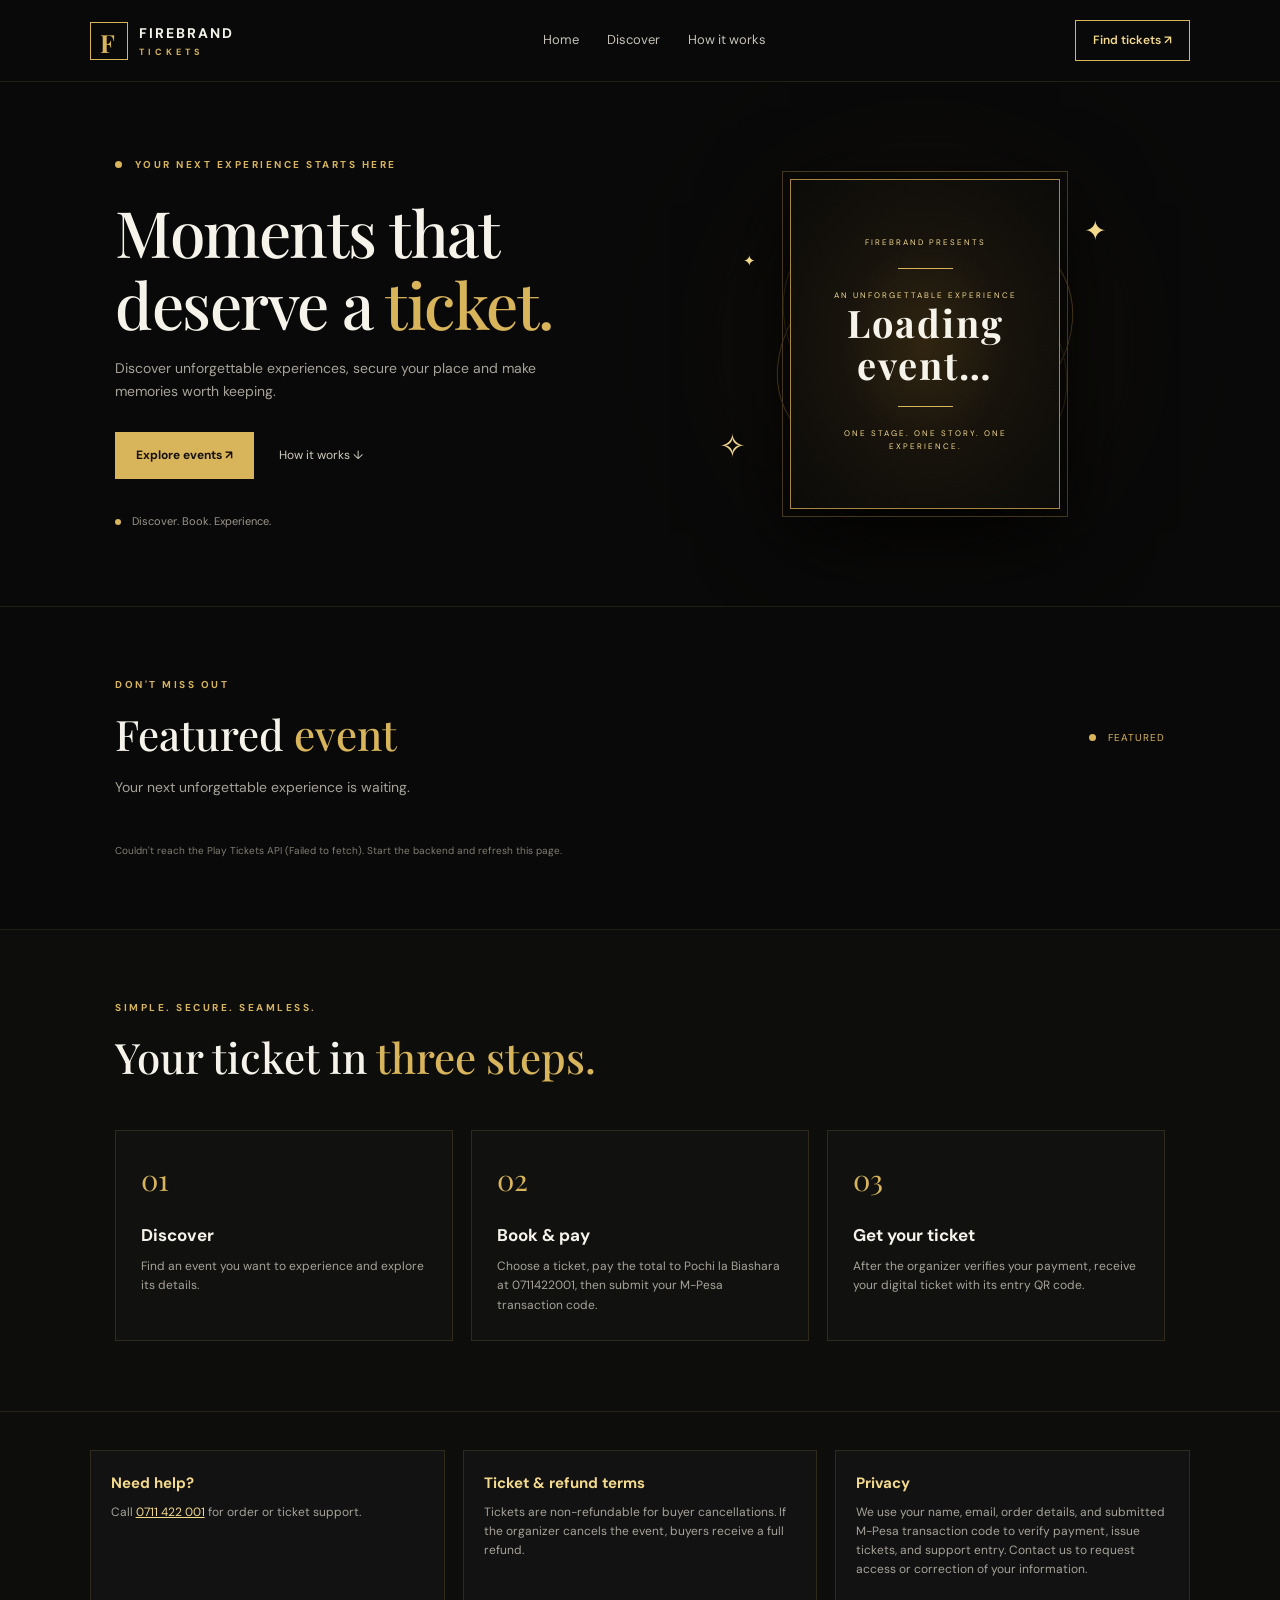
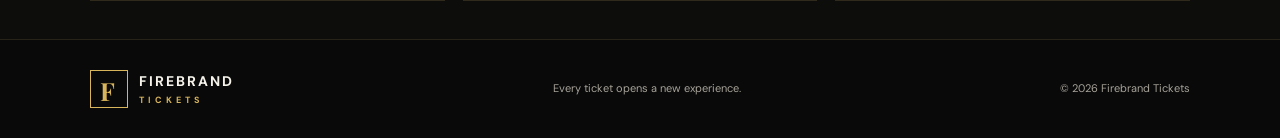
<file: Frontend/index.html>
<!DOCTYPE html>
<html lang="en">
<head>
  <meta charset="UTF-8">
  <meta name="viewport" content="width=device-width, initial-scale=1.0">
  <meta name="description" content="Book tickets for Firebrand Nation events with secure M-Pesa payments and organizer-verified entry tickets.">
  <meta property="og:type" content="website">
  <meta property="og:title" content="Firebrand Tickets | Experiences Worth Remembering">
  <meta property="og:description" content="Book tickets for Firebrand Nation events with secure M-Pesa payments and organizer-verified entry tickets.">
  <meta property="og:url" content="https://play-tickets-1.onrender.com/">
  <meta property="og:image" content="https://play-tickets-1.onrender.com/assets/behind-the-sins.png">
  <meta name="twitter:card" content="summary_large_image">
  <title>Firebrand Tickets | Experiences Worth Remembering</title>
  <link rel="icon" type="image/svg+xml" href="favicon.svg">
  <script>
    if (window.location.protocol !== "file:" &&
        !["localhost", "127.0.0.1"].includes(window.location.hostname)) {
      window.PLAY_TICKETS_API_BASE = "https://play-tickets.onrender.com";
    }
  </script>
  <link rel="stylesheet" href="style.css">
  <script src="script.js" defer></script>
</head>
<body>

  <header class="site-header">
    <a class="brand" href="index.html">
      <span class="brand-mark">F</span>
      <span>FIREBRAND <small>TICKETS</small></span>
    </a>

    <nav>
      <a href="#home">Home</a>
      <a href="#featured">Discover</a>
      <a href="#how-it-works">How it works</a>
    </nav>

    <a class="header-button" id="header-find-tickets" href="#featured">Find tickets ↗</a>
  </header>

  <main>
    <section class="hero" id="home">
      <div class="hero-content">
        <p class="eyebrow"><span></span> YOUR NEXT EXPERIENCE STARTS HERE</p>

        <h1>Moments that<br>deserve a <span>ticket.</span></h1>

        <p class="hero-description">
          Discover unforgettable experiences, secure your place
          and make memories worth keeping.
        </p>

        <div class="hero-actions">
          <a class="primary-button" href="#featured">Explore events ↗</a>
          <a class="text-button" href="#how-it-works">How it works ↓</a>
        </div>

        <div class="hero-note">
          <span class="gold-dot"></span>
          Discover. Book. Experience.
        </div>
      </div>

      <div class="hero-art" aria-label="Featured Firebrand event">
        <div class="art-glow"></div>
        <div class="art-orbit orbit-one"></div>
        <div class="art-orbit orbit-two"></div>

        <div class="hero-poster">
          <p class="poster-top">FIREBRAND PRESENTS</p>
          <div class="poster-line"></div>
          <p class="poster-small">AN UNFORGETTABLE EXPERIENCE</p>
          <h2 id="home-poster-title">Loading event…</h2>
          <div class="poster-line"></div>
          <p class="poster-bottom">ONE STAGE. ONE STORY. ONE EXPERIENCE.</p>
        </div>

        <span class="floating-star star-one">✦</span>
        <span class="floating-star star-two">✧</span>
        <span class="floating-star star-three">✦</span>
      </div>
    </section>

    <section class="featured-section" id="featured">
      <div class="section-heading">
        <div>
          <p class="eyebrow">DON'T MISS OUT</p>
          <h2>Featured <span>event</span></h2>
          <p class="section-description">
            Your next unforgettable experience is waiting.
          </p>
        </div>
        <span class="live-label"><span></span> FEATURED</span>
      </div>

      <article class="event-card">
        <div class="event-cover">
          <span class="cover-label">THE SPOTLIGHT IS YOURS</span>
          <div class="cover-title">
            <span>FIREBRAND</span>
            <h3>PLAY</h3>
            <span class="cover-rule"></span>
            <p>A STORY THAT MUST BE EXPERIENCED</p>
          </div>
          <span class="cover-number">01</span>
        </div>

        <div class="event-information">
          <div class="event-meta">
            <span class="event-tag">THEATRE / LIVE PERFORMANCE</span>
            <span class="availability">Featured event</span>
          </div>

          <h3>Loading event details…</h3>

          <p class="event-description">
            Event details and ticket availability will load from the ticket service.
          </p>

          <div class="event-facts">
            <div>
              <span class="fact-icon">◷</span>
              <div>
                <small>DATE AND TIME</small>
                <p>Loading…</p>
              </div>
            </div>
            <div>
              <span class="fact-icon">⌖</span>
              <div>
                <small>VENUE</small>
                <p>Loading…</p>
              </div>
            </div>
          </div>

          <div class="event-card-footer">
            <div>
              <small>LIVE TICKET OPTIONS</small>
              <p>Loading current prices and availability…</p>
            </div>
            <a class="primary-button" href="event.html">View event ↗</a>
          </div>
        </div>
      </article>

      <p class="demo-disclaimer">
        Live prices, availability, and ticket limits are provided by the checkout service.
      </p>
    </section>

    <section class="how-section" id="how-it-works">
      <div class="section-heading">
        <div>
          <p class="eyebrow">SIMPLE. SECURE. SEAMLESS.</p>
          <h2>Your ticket in <span>three steps.</span></h2>
        </div>
      </div>

      <div class="steps-grid">
        <article class="step-card">
          <span class="step-number">01</span>
          <h3>Discover</h3>
          <p>Find an event you want to experience and explore its details.</p>
        </article>

        <article class="step-card">
          <span class="step-number">02</span>
          <h3>Book & pay</h3>
          <p>Choose a ticket, pay the total to Pochi la Biashara at 0711422001, then submit your M-Pesa transaction code.</p>
        </article>

        <article class="step-card">
          <span class="step-number">03</span>
          <h3>Get your ticket</h3>
          <p>After the organizer verifies your payment, receive your digital ticket with its entry QR code.</p>
        </article>
      </div>
    </section>
  </main>

  <section class="trust-section" aria-label="Buyer support and policies">
    <div class="trust-grid">
      <article class="trust-card">
        <h2>Need help?</h2>
        <p>Call <a href="tel:+254711422001">0711 422 001</a> for order or ticket support.</p>
      </article>
      <article class="trust-card">
        <h2>Ticket &amp; refund terms</h2>
        <p>Tickets are non-refundable for buyer cancellations. If the organizer cancels the event, buyers receive a full refund.</p>
      </article>
      <article class="trust-card">
        <h2>Privacy</h2>
        <p>We use your name, email, order details, and submitted M-Pesa transaction code to verify payment, issue tickets, and support entry. Contact us to request access or correction of your information.</p>
      </article>
    </div>
  </section>

  <footer class="site-footer">
    <a class="brand" href="#home">
      <span class="brand-mark">F</span>
      <span>FIREBRAND <small>TICKETS</small></span>
    </a>
    <p>Every ticket opens a new experience.</p>
    <span>© 2026 Firebrand Tickets</span>
  </footer>

</body>
</html>
</file>
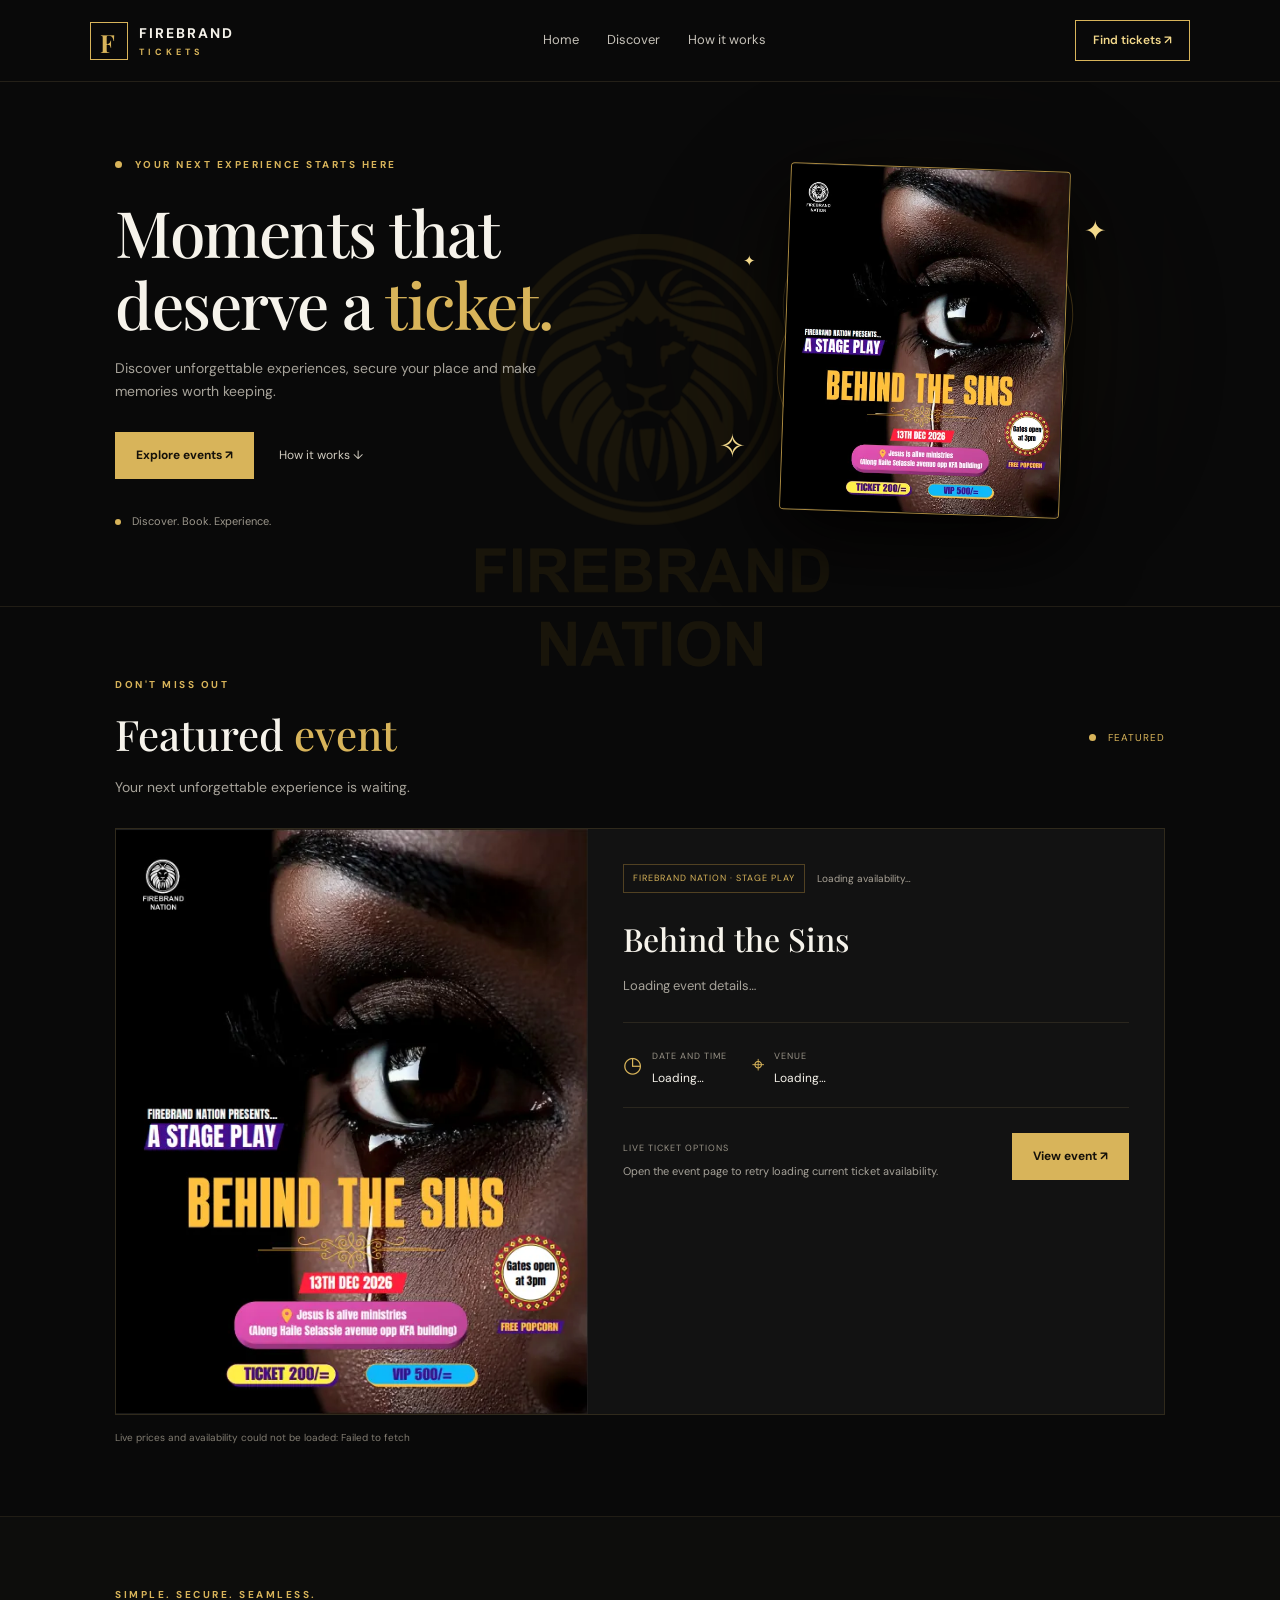
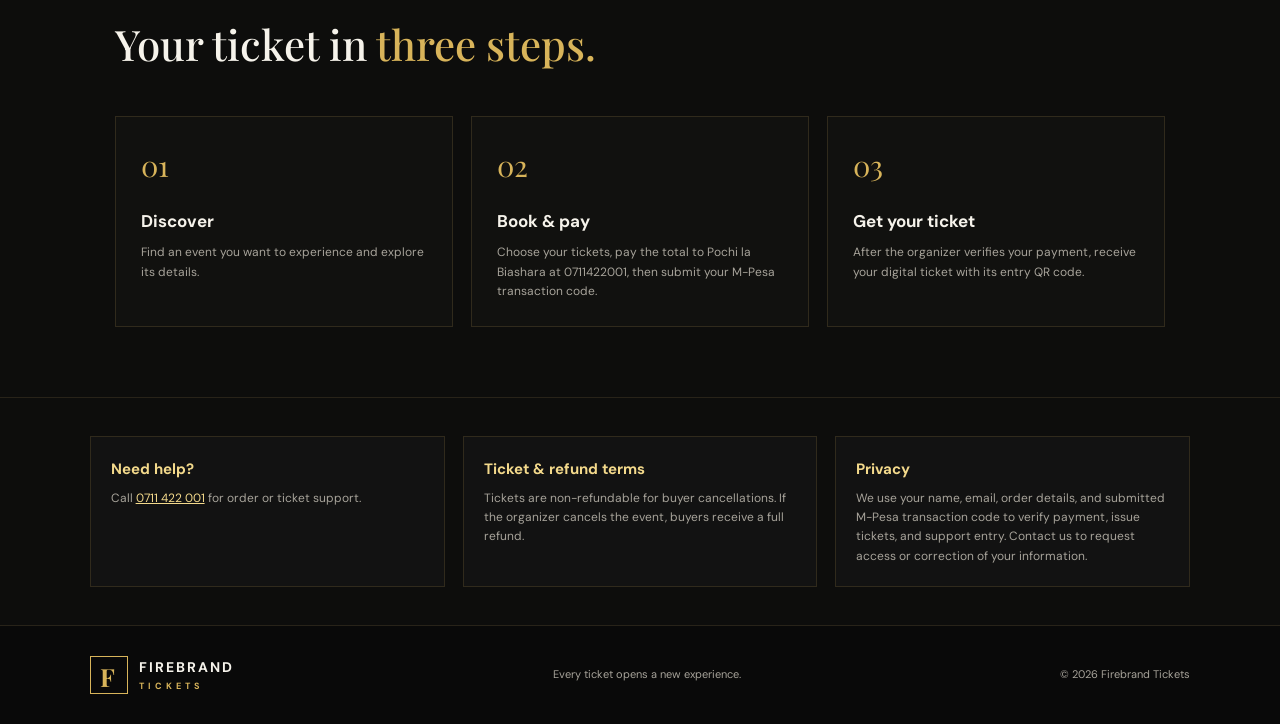
<file: partner-frontend/index.html>
<!DOCTYPE html>
<html lang="en">
<head>
  <meta charset="UTF-8">
  <meta name="viewport" content="width=device-width, initial-scale=1.0">
  <meta name="description" content="Book your place at Behind the Sins, a live Firebrand Nation stage play in Nairobi. Pay by M-Pesa and receive your ticket after payment verification.">
  <meta property="og:type" content="website">
  <meta property="og:title" content="Behind the Sins | Firebrand Tickets">
  <meta property="og:description" content="Book your place at Behind the Sins, a live Firebrand Nation stage play in Nairobi. Pay by M-Pesa and receive your ticket after payment verification.">
  <meta property="og:url" content="https://play-tickets-1.onrender.com/">
  <meta property="og:image" content="https://play-tickets-1.onrender.com/assets/behind-the-sins.png">
  <meta name="twitter:card" content="summary_large_image">
  <title>Firebrand Tickets | Experiences Worth Remembering</title>
  <link rel="icon" type="image/svg+xml" href="favicon.svg">
  <script>
    if (window.location.protocol !== "file:" &&
        !["localhost", "127.0.0.1"].includes(window.location.hostname)) {
      window.PLAY_TICKETS_API_BASE = "https://play-tickets.onrender.com";
    }
  </script>
  <link rel="stylesheet" href="style.css">
  <script src="script.js" defer></script>
</head>
<body>

  <header class="site-header">
    <a class="brand" href="index.html">
      <span class="brand-mark">F</span>
      <span>FIREBRAND <small>TICKETS</small></span>
    </a>

    <nav>
      <a href="#home">Home</a>
      <a href="#featured">Discover</a>
      <a href="#how-it-works">How it works</a>
    </nav>

    <a class="header-button" href="event.html">Find tickets ↗</a>
  </header>

  <main>
    <section class="hero" id="home">
      <div class="hero-content">
        <p class="eyebrow"><span></span> YOUR NEXT EXPERIENCE STARTS HERE</p>

        <h1>Moments that<br>deserve a <span>ticket.</span></h1>

        <p class="hero-description">
          Discover unforgettable experiences, secure your place
          and make memories worth keeping.
        </p>

        <div class="hero-actions">
          <a class="primary-button" href="#featured">Explore events ↗</a>
          <a class="text-button" href="#how-it-works">How it works ↓</a>
        </div>

        <div class="hero-note">
          <span class="gold-dot"></span>
          Discover. Book. Experience.
        </div>
      </div>

      <div class="hero-art">
        <div class="art-glow"></div>
        <div class="art-orbit orbit-one"></div>
        <div class="art-orbit orbit-two"></div>

        <picture>
          <source srcset="assets/behind-the-sins.webp" type="image/webp">
          <img
            class="hero-poster-image"
            src="assets/behind-the-sins.png"
            alt="Behind the Sins stage play poster"
            width="539"
            height="668"
          >
        </picture>

        <span class="floating-star star-one">✦</span>
        <span class="floating-star star-two">✧</span>
        <span class="floating-star star-three">✦</span>
      </div>
    </section>

    <section class="featured-section" id="featured">
      <div class="section-heading">
        <div>
          <p class="eyebrow">DON'T MISS OUT</p>
          <h2>Featured <span>event</span></h2>
          <p class="section-description">
            Your next unforgettable experience is waiting.
          </p>
        </div>
        <span class="live-label"><span></span> FEATURED</span>
      </div>

      <article class="event-card">
        <div class="event-cover">
          <picture>
            <source srcset="assets/behind-the-sins.webp" type="image/webp">
            <img
              class="event-cover-image"
              src="assets/behind-the-sins.png"
              alt="Behind the Sins event flyer"
              width="539"
              height="668"
            >
          </picture>
        </div>

        <div class="event-information">
          <div class="event-meta">
            <span class="event-tag">FIREBRAND NATION · STAGE PLAY</span>
            <span class="availability" id="featured-availability">Loading availability…</span>
          </div>

          <h3 id="featured-event-name">Behind the Sins</h3>

          <p class="event-description" id="featured-event-description">Loading event details…</p>

          <div class="event-facts">
            <div>
              <span class="fact-icon">◷</span>
              <div>
                <small id="featured-event-date-label">DATE AND TIME</small>
                <p id="featured-event-date">Loading…</p>
              </div>
            </div>
            <div>
              <span class="fact-icon">⌖</span>
              <div>
                <small>VENUE</small>
                <p id="featured-event-venue">Loading…</p>
              </div>
            </div>
          </div>

          <div class="event-card-footer">
            <div class="event-prices" id="featured-ticket-prices" aria-live="polite">
              <small>LIVE TICKET OPTIONS</small>
              <p>Loading current prices and availability…</p>
            </div>
            <a class="primary-button" id="featured-event-link" href="event.html">View event ↗</a>
          </div>
        </div>
      </article>

      <p class="demo-disclaimer" id="featured-event-message" role="status"></p>
    </section>

    <section class="how-section" id="how-it-works">
      <div class="section-heading">
        <div>
          <p class="eyebrow">SIMPLE. SECURE. SEAMLESS.</p>
          <h2>Your ticket in <span>three steps.</span></h2>
        </div>
      </div>

      <div class="steps-grid">
        <article class="step-card">
          <span class="step-number">01</span>
          <h3>Discover</h3>
          <p>Find an event you want to experience and explore its details.</p>
        </article>

        <article class="step-card">
          <span class="step-number">02</span>
          <h3>Book & pay</h3>
          <p>Choose your tickets, pay the total to Pochi la Biashara at 0711422001, then submit your M-Pesa transaction code.</p>
        </article>

        <article class="step-card">
          <span class="step-number">03</span>
          <h3>Get your ticket</h3>
          <p>After the organizer verifies your payment, receive your digital ticket with its entry QR code.</p>
        </article>
      </div>
    </section>
  </main>

  <section class="trust-section" aria-label="Buyer support and policies">
    <div class="trust-grid">
      <article class="trust-card">
        <h2>Need help?</h2>
        <p>Call <a href="tel:+254711422001">0711 422 001</a> for order or ticket support.</p>
      </article>
      <article class="trust-card">
        <h2>Ticket &amp; refund terms</h2>
        <p>Tickets are non-refundable for buyer cancellations. If the organizer cancels the event, buyers receive a full refund.</p>
      </article>
      <article class="trust-card">
        <h2>Privacy</h2>
        <p>We use your name, email, order details, and submitted M-Pesa transaction code to verify payment, issue tickets, and support entry. Contact us to request access or correction of your information.</p>
      </article>
    </div>
  </section>

  <footer class="site-footer">
    <a class="brand" href="#home">
      <span class="brand-mark">F</span>
      <span>FIREBRAND <small>TICKETS</small></span>
    </a>
    <p>Every ticket opens a new experience.</p>
    <span>© 2026 Firebrand Tickets</span>
  </footer>

</body>
</html>
</file>
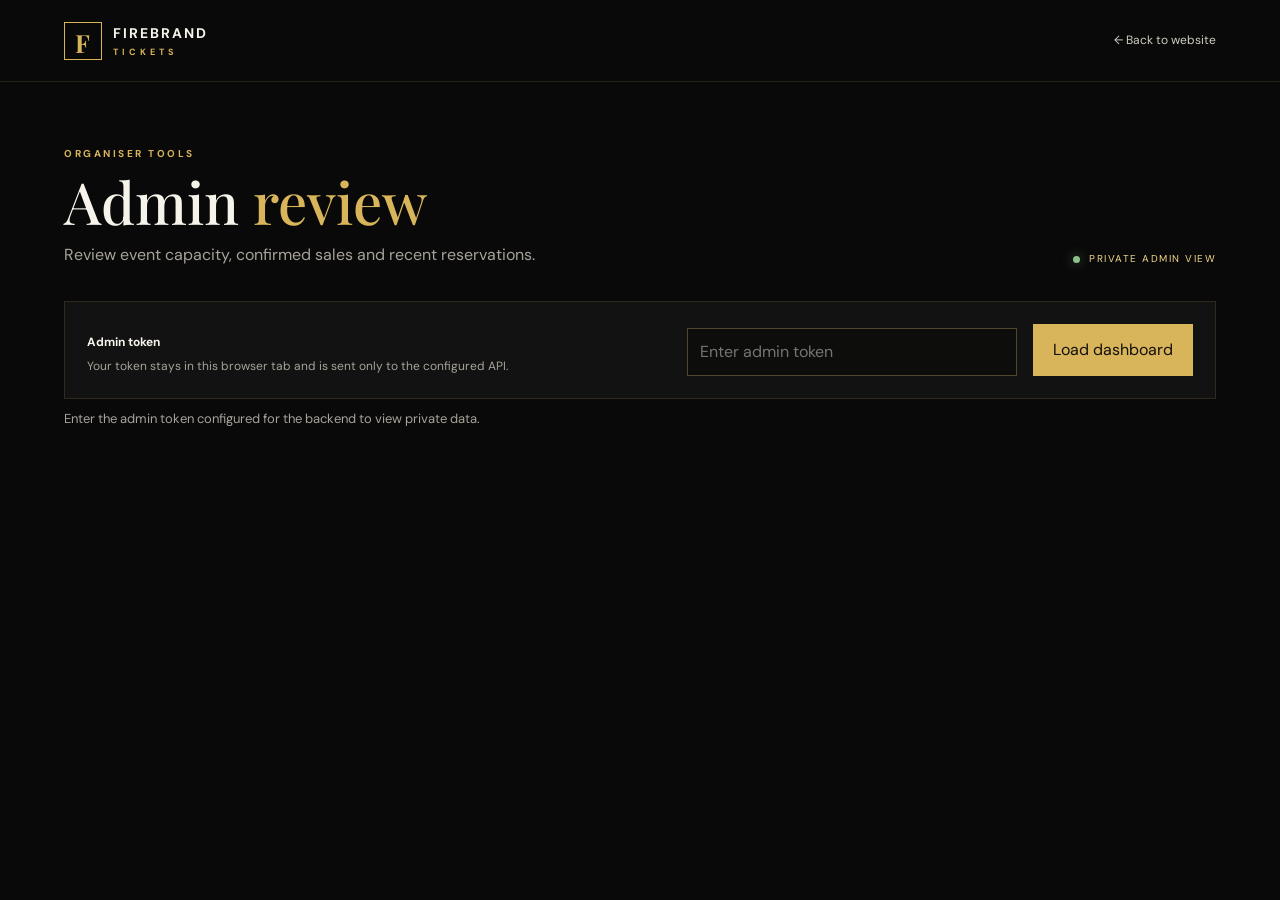
<file: Frontend/admin.html>
<!DOCTYPE html>
<html lang="en">
<head>
  <meta charset="UTF-8">
  <meta name="viewport" content="width=device-width, initial-scale=1">
  <meta name="description" content="Firebrand Tickets event sales and reservation review.">
  <title>Admin review | Firebrand Tickets</title>
  <link rel="icon" type="image/svg+xml" href="favicon.svg">
  <link rel="stylesheet" href="style.css">
  <link rel="stylesheet" href="admin.css">
  <script>
    if (window.location.protocol !== "file:" &&
        !["localhost", "127.0.0.1"].includes(window.location.hostname)) {
      window.PLAY_TICKETS_API_BASE = "https://play-tickets.onrender.com";
    }
  </script>
  <script src="admin.js" defer></script>
</head>
<body class="admin-page">
  <header class="site-header admin-header">
    <a class="brand" href="index.html">
      <span class="brand-mark">F</span><span>FIREBRAND <small>TICKETS</small></span>
    </a>
    <a class="text-button" href="index.html">← Back to website</a>
  </header>

  <main class="admin-main">
    <section class="admin-heading">
      <div>
        <p class="eyebrow">ORGANISER TOOLS</p>
        <h1>Admin <span>review</span></h1>
        <p class="admin-subtitle">Review event capacity, confirmed sales and recent reservations.</p>
      </div>
      <span class="admin-status"><span></span> PRIVATE ADMIN VIEW</span>
    </section>

    <form class="admin-access" id="admin-access">
      <div>
        <label for="admin-token">Admin token</label>
        <p>Your token stays in this browser tab and is sent only to the configured API.</p>
      </div>
      <input id="admin-token" type="password" autocomplete="current-password" placeholder="Enter admin token" required>
      <button class="primary-button" type="submit">Load dashboard</button>
    </form>
    <p class="admin-message" id="admin-message" role="status" aria-live="polite">Enter the admin token configured for the backend to view private data.</p>

    <section id="dashboard" hidden>
      <div class="admin-toolbar">
        <div><p class="eyebrow">OVERVIEW</p><h2>Event performance</h2></div>
        <button class="refresh-button" id="refresh-dashboard" type="button">Refresh data</button>
      </div>
      <div class="admin-metrics" id="admin-metrics"></div>
      <section class="admin-panel ticket-type-panel" aria-labelledby="ticket-type-heading">
        <div class="panel-heading">
          <div>
            <p class="eyebrow">TICKET SETUP</p>
            <h2 id="ticket-type-heading">Add a ticket category</h2>
          </div>
        </div>
        <form id="ticket-type-form" class="ticket-type-form">
          <div class="ticket-type-fields">
            <div>
              <label for="ticket-type-event">Event</label>
              <select id="ticket-type-event" name="event_id" required disabled>
                <option value="">Loading events…</option>
              </select>
            </div>
            <div>
              <label for="ticket-type-name">Category name</label>
              <input id="ticket-type-name" name="name" type="text" value="VIP" maxlength="100" required>
            </div>
            <div>
              <label for="ticket-type-price">Price (KES)</label>
              <input id="ticket-type-price" name="price" type="number" min="1" step="1" inputmode="numeric" required>
            </div>
            <div>
              <label for="ticket-type-capacity">Capacity</label>
              <input id="ticket-type-capacity" name="capacity" type="number" min="1" step="1" inputmode="numeric" required>
            </div>
          </div>
          <button class="primary-button" id="add-ticket-type" type="submit" disabled>Add ticket category</button>
          <p class="ticket-type-message" id="ticket-type-message" role="status" aria-live="polite"></p>
        </form>
      </section>
      <section class="admin-panel checkin-panel" aria-labelledby="checkin-heading">
        <div class="panel-heading">
          <div><p class="eyebrow">DOOR STAFF</p><h2 id="checkin-heading">Ticket check-in</h2></div>
          <button class="refresh-button" id="start-ticket-camera" type="button">Scan with camera</button>
        </div>
        <div class="checkin-content">
          <p>Use a QR scanner, your camera, or enter the ticket code printed below the QR.</p>
          <video id="ticket-scan-video" class="ticket-scan-video" playsinline hidden aria-label="Camera QR scanner"></video>
          <form id="ticket-checkin-form" class="checkin-form">
            <label for="ticket-code">Ticket code</label>
            <div class="checkin-controls">
              <input
                id="ticket-code"
                name="ticket_code"
                type="text"
                inputmode="text"
                autocomplete="off"
                autocapitalize="characters"
                maxlength="36"
                pattern="PTK-[A-Fa-f0-9]{32}"
                placeholder="PTK-…"
                required
              >
              <button class="primary-button" id="checkin-submit" type="submit">Validate & check in</button>
            </div>
          </form>
          <p class="checkin-message" id="checkin-message" role="status" aria-live="polite">
            A ticket is accepted only once and only after its payment is confirmed.
          </p>
        </div>
      </section>
      <section class="admin-panel">
        <div class="panel-heading">
          <div><p class="eyebrow">BUYER ACTIVITY</p><h2>Reservations</h2></div>
          <label class="event-picker-label" for="event-picker">Event</label>
          <select id="event-picker" aria-label="Choose event"></select>
        </div>
        <div class="table-wrap">
          <table>
            <thead><tr><th>Buyer</th><th>Tickets</th><th>Payment</th><th>Amount</th><th>Status</th><th>Receipt / review</th><th>Created</th></tr></thead>
            <tbody id="reservation-rows"></tbody>
          </table>
          <p class="empty-state" id="empty-reservations" hidden>No reservations found for this event.</p>
        </div>
        <p class="table-note" id="reservation-count"></p>
      </section>
    </section>
  </main>
</body>
</html>
</file>
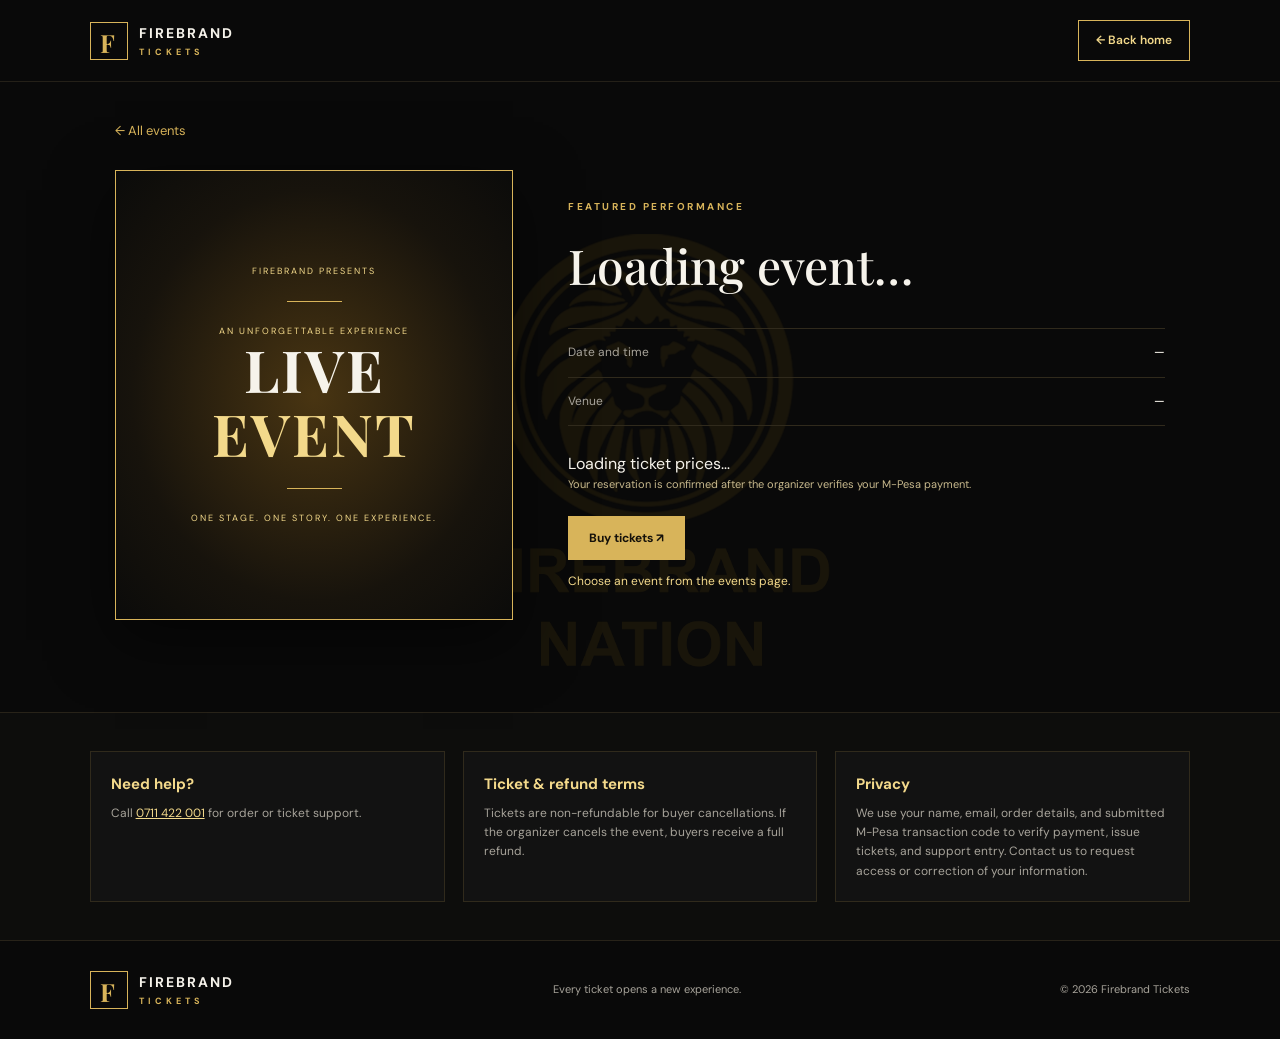
<file: Frontend/event.html>
<!DOCTYPE html>
<html lang="en">
<head>
  <meta charset="UTF-8">
  <meta name="viewport" content="width=device-width, initial-scale=1.0">
  <meta name="description" content="Book tickets for Firebrand Nation events. Pay by M-Pesa and receive your QR entry ticket after organizer verification.">
  <meta property="og:type" content="website">
  <meta property="og:title" content="Firebrand Tickets | Event booking">
  <meta property="og:description" content="Book tickets for Firebrand Nation events. Pay by M-Pesa and receive your QR entry ticket after organizer verification.">
  <meta property="og:url" content="https://play-tickets-1.onrender.com/event.html">
  <meta property="og:image" content="https://play-tickets-1.onrender.com/assets/behind-the-sins.png">
  <meta name="twitter:card" content="summary_large_image">
  <title>Event booking | Firebrand Tickets</title>
  <link rel="icon" type="image/svg+xml" href="favicon.svg">
  <script>
    if (window.location.protocol !== "file:" &&
        !["localhost", "127.0.0.1"].includes(window.location.hostname)) {
      window.PLAY_TICKETS_API_BASE = "https://play-tickets.onrender.com";
    }
  </script>
  <link rel="stylesheet" href="style.css">
  <link rel="stylesheet" href="event.css">
  <script src="checkout.js" defer></script>
  <script src="event.js" defer></script>
</head>
<body>
  <header class="site-header">
    <a class="brand" href="index.html">
      <span class="brand-mark">F</span>
      <span>FIREBRAND <small>TICKETS</small></span>
    </a>
    <a class="header-button" href="index.html">← Back home</a>
  </header>

  <main class="event-page">
    <a class="back-link" href="index.html">← All events</a>

    <section class="event-detail-layout">
      <div class="event-detail-poster" aria-hidden="true">
        <p class="poster-top">FIREBRAND PRESENTS</p>
        <div class="poster-line"></div>
        <p class="poster-small">AN UNFORGETTABLE EXPERIENCE</p>
        <h1 id="poster-title">LIVE<br><span>EVENT</span></h1>
        <div class="poster-line"></div>
        <p class="poster-bottom">ONE STAGE. ONE STORY. ONE EXPERIENCE.</p>
      </div>

      <div class="event-detail-content">
        <p class="eyebrow">FEATURED PERFORMANCE</p>
        <h2 id="event-name">Loading event…</h2>
        <p class="event-detail-intro" id="event-description"></p>

        <div class="detail-list">
          <div>
            <span>Date and time</span>
            <strong id="event-date">—</strong>
          </div>
          <div>
            <span>Venue</span>
            <strong id="event-venue">—</strong>
          </div>
        </div>

        <div class="ticket-price-grid" id="ticket-prices" aria-label="Ticket prices">
          <p>Loading ticket prices…</p>
        </div>

        <p class="event-detail-note">
          Your reservation is confirmed after the organizer verifies your M-Pesa payment.
        </p>

        <button class="primary-button book-event-button" id="book-event" type="button" disabled>
          Buy tickets ↗
        </button>
        <p class="booking-feedback" id="booking-feedback" role="status"></p>

        <form class="booking-form" id="booking-form" hidden>
          <h3>Pay for your tickets</h3>
          <p id="checkout-instructions">Choose your ticket and quantity. Pay by M-Pesa and submit your transaction code.</p>

          <label for="buyer-name">Your full name</label>
          <input id="buyer-name" name="buyer_name" type="text" autocomplete="name" required>

          <label for="buyer-email">Email address</label>
          <input id="buyer-email" name="buyer_email" type="email" autocomplete="email" required>

          <label for="ticket-type">Ticket type</label>
          <select id="ticket-type" name="ticket-type" required disabled>
            <option value="">Loading ticket types…</option>
          </select>

          <label for="ticket-quantity">Number of tickets</label>
          <select id="ticket-quantity" name="quantity" required disabled>
            <option value="1">1 ticket</option>
          </select>

          <div id="provider-payment-fields">
            <label for="payment-provider">Payment method</label>
            <select id="payment-provider" name="payment_provider" required>
              <option value="mpesa">M-Pesa</option>
              <option value="airtel">Airtel Money</option>
            </select>

            <label for="payment-phone">Kenyan mobile number</label>
            <input
              id="payment-phone"
              name="payment_phone"
              type="tel"
              inputmode="tel"
              autocomplete="tel"
              placeholder="e.g. 0712345678"
              pattern="(?:\+?254|0)(?:7|1)[0-9]{8}"
              maxlength="13"
              required
            >
          </div>

          <button class="primary-button" type="submit" disabled>Continue to payment</button>
          <p id="payment-feedback" class="booking-feedback" role="status"></p>
        </form>

        <section class="booking-form manual-payment-panel" id="manual-payment-panel" hidden>
          <h3>Pay with M-Pesa</h3>
          <p id="manual-payment-instructions"></p>
          <div class="payment-number-card">
            <div>
              <span class="payment-number-label">Pochi la Biashara</span>
              <strong class="payment-number-value" id="mpesa-payment-number"></strong>
              <span class="payment-account-name">Registered name: <strong id="mpesa-account-name">Evans Kariuki</strong></span>
            </div>
            <button
              class="primary-button copy-payment-number"
              id="copy-payment-number"
              type="button"
              aria-label="Copy Pochi la Biashara number"
              title="Copy Pochi la Biashara number"
            >
              <svg class="copy-icon" viewBox="0 0 24 24" fill="none" aria-hidden="true" focusable="false">
                <rect x="8" y="8" width="12" height="13" rx="2"></rect>
                <path d="M16 8V5a2 2 0 0 0-2-2H5a2 2 0 0 0-2 2v10a2 2 0 0 0 2 2h3"></path>
              </svg>
            </button>
            <p class="copy-payment-feedback" id="copy-payment-feedback" role="status" aria-live="polite"></p>
          </div>
          <form id="manual-receipt-form">
            <label for="manual-transaction-code">M-Pesa transaction code</label>
            <input
              id="manual-transaction-code"
              name="transaction_code"
              type="text"
              inputmode="text"
              autocomplete="off"
              autocapitalize="characters"
              minlength="6"
              maxlength="20"
              pattern="[A-Za-z0-9]{6,20}"
              placeholder="e.g. QJK82ABC91"
              required
            >
            <button class="primary-button" id="submit-manual-receipt" type="submit">
              Submit payment code
            </button>
            <p id="manual-receipt-feedback" class="booking-feedback" role="status"></p>
          </form>
        </section>
      </div>
    </section>

    <section class="ticket-results" id="ticket-results" aria-live="polite" hidden>
      <h2>Payment status</h2>
      <p></p>
    </section>
  </main>

  <section class="trust-section" aria-label="Buyer support and policies">
    <div class="trust-grid">
      <article class="trust-card">
        <h2>Need help?</h2>
        <p>Call <a href="tel:+254711422001">0711 422 001</a> for order or ticket support.</p>
      </article>
      <article class="trust-card">
        <h2>Ticket &amp; refund terms</h2>
        <p>Tickets are non-refundable for buyer cancellations. If the organizer cancels the event, buyers receive a full refund.</p>
      </article>
      <article class="trust-card">
        <h2>Privacy</h2>
        <p>We use your name, email, order details, and submitted M-Pesa transaction code to verify payment, issue tickets, and support entry. Contact us to request access or correction of your information.</p>
      </article>
    </div>
  </section>

  <footer class="site-footer">
    <a class="brand" href="index.html">
      <span class="brand-mark">F</span>
      <span>FIREBRAND <small>TICKETS</small></span>
    </a>
    <p>Every ticket opens a new experience.</p>
    <span>© 2026 Firebrand Tickets</span>
  </footer>
</body>
</html>
</file>
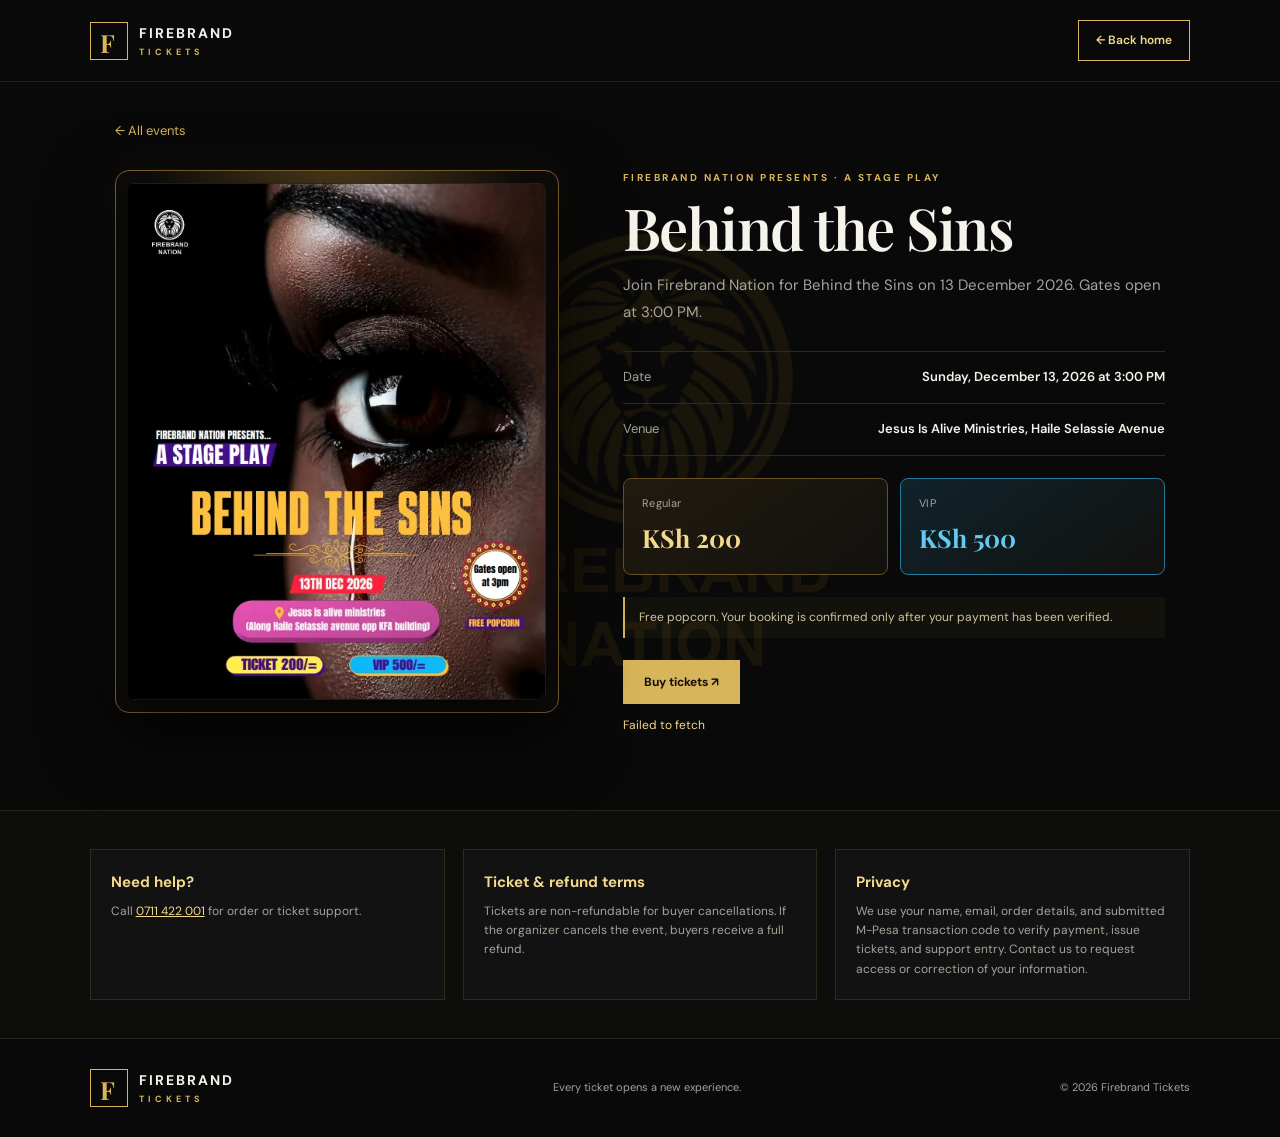
<file: partner-frontend/event.html>
<!DOCTYPE html>
<html lang="en">
<head>
  <meta charset="UTF-8">
  <meta name="viewport" content="width=device-width, initial-scale=1.0">
  <meta name="description" content="Book Regular or VIP tickets for Behind the Sins in Nairobi. Pay to the verified Pochi la Biashara recipient and receive tickets after organizer approval.">
  <meta property="og:type" content="website">
  <meta property="og:title" content="Behind the Sins | Firebrand Tickets">
  <meta property="og:description" content="Book Regular or VIP tickets for Behind the Sins in Nairobi. Pay to the verified Pochi la Biashara recipient and receive tickets after organizer approval.">
  <meta property="og:url" content="https://play-tickets-1.onrender.com/event.html">
  <meta property="og:image" content="https://play-tickets-1.onrender.com/assets/behind-the-sins.png">
  <meta name="twitter:card" content="summary_large_image">
  <title>Behind the Sins | Firebrand Tickets</title>
  <link rel="icon" type="image/svg+xml" href="favicon.svg">
  <link rel="stylesheet" href="style.css">
  <link rel="stylesheet" href="event.css">
<script>
  if (window.location.protocol !== "file:" &&
      !["localhost", "127.0.0.1"].includes(window.location.hostname)) {
    window.PLAY_TICKETS_API_BASE = "https://play-tickets.onrender.com";
  }
</script>

<script src="event.js" defer></script>
</head>
<body>
  <header class="site-header">
    <a class="brand" href="index.html">
      <span class="brand-mark">F</span>
      <span>FIREBRAND <small>TICKETS</small></span>
    </a>
    <a class="header-button" href="index.html">← Back home</a>
  </header>

  <main class="event-page">
    <a class="back-link" href="index.html">← All events</a>

    <section class="event-detail-layout">
      <div class="event-detail-poster">
        <picture>
          <source srcset="assets/behind-the-sins.webp" type="image/webp">
          <img
            src="assets/behind-the-sins.png"
            alt="Behind the Sins stage play poster"
            width="539"
            height="668"
          >
        </picture>
      </div>

      <div class="event-detail-content">
        <p class="eyebrow">FIREBRAND NATION PRESENTS · A STAGE PLAY</p>
        <h2 id="event-name">Behind the Sins</h2>
        <p class="event-detail-intro" id="event-description">
          Join Firebrand Nation for Behind the Sins on 13 December 2026. Gates open at 3:00 PM.
        </p>

        <div class="detail-list">
          <div>
            <span>Date</span>
            <strong id="event-date">Sunday, December 13, 2026 at 3:00 PM</strong>
          </div>
          <div>
            <span>Venue</span>
            <strong id="event-venue">Jesus Is Alive Ministries, Haile Selassie Avenue</strong>
          </div>
        </div>

        <div class="ticket-price-grid" id="ticket-prices" aria-label="Ticket prices">
          <div class="ticket-price-option">
            <span>Regular</span>
            <strong>KSh 200</strong>
          </div>
          <div class="ticket-price-option ticket-price-vip">
            <span>VIP</span>
            <strong>KSh 500</strong>
          </div>
        </div>

        <p class="event-detail-note">
          Free popcorn. Your booking is confirmed only after your payment has been verified.
        </p>

        
<button class="primary-button book-event-button" id="book-event" type="button">
  Buy tickets ↗
</button>

<p class="booking-feedback" id="booking-feedback" role="status"></p>

<form class="booking-form" id="booking-form" hidden>
  <h3>Pay for your tickets</h3>
  <p id="checkout-instructions">Choose your tickets and complete payment to confirm your booking.</p>

  <label for="buyer-name">Your full name</label>
  <input
    id="buyer-name"
    name="buyer_name"
    type="text"
    placeholder="Enter your full name"
    autocomplete="name"
    required
  >

  <label for="buyer-email">Email address</label>
  <input
    id="buyer-email"
    name="buyer_email"
    type="email"
    placeholder="you@example.com"
    autocomplete="email"
    required
  >

  <div id="provider-payment-fields">
    <label for="ticket-type">Ticket type</label>
    <select id="ticket-type" name="ticket_type" required disabled>
      <option value="">Loading ticket types…</option>
    </select>

    <label for="ticket-quantity">Number of tickets</label>
    <select id="ticket-quantity" name="quantity" required disabled>
      <option value="1">1 ticket</option>
    </select>

    <label for="payment-provider">Payment method</label>
    <select id="payment-provider" name="payment_provider" required>
      <option value="mpesa">M-Pesa</option>
      <option value="airtel">Airtel Money</option>
    </select>

    <label for="payment-phone">Kenyan mobile number</label>
    <input
      id="payment-phone"
      name="payment_phone"
      type="tel"
      inputmode="tel"
      autocomplete="tel"
      placeholder="e.g. 0712345678"
      pattern="(?:\+?254|0)(?:7|1)[0-9]{8}"
      maxlength="13"
      required
    >
  </div>

  <fieldset id="manual-payment-fields" hidden>
    <legend>Select tickets</legend>
    <div id="manual-ticket-quantities"></div>
    <p id="manual-order-total" aria-live="polite"></p>
  </fieldset>

  <button class="primary-button" type="submit" disabled>
    Continue to payment
  </button>

  <p id="payment-feedback" class="booking-feedback" role="status"></p>
</form>

<section class="manual-payment-panel" id="manual-payment-panel" hidden>
  <h3>Pay with M-Pesa</h3>
  <p id="manual-payment-instructions"></p>
  <div class="payment-number-card">
    <div>
      <span class="payment-number-label">Pochi la Biashara</span>
      <strong class="payment-number-value" id="mpesa-payment-number"></strong>
      <span class="payment-account-name">Registered name: <strong id="mpesa-account-name">Evans Kariuki</strong></span>
    </div>
    <button
      class="primary-button copy-payment-number"
      id="copy-payment-number"
      type="button"
      aria-label="Copy Pochi la Biashara number"
      title="Copy Pochi la Biashara number"
    >
      <svg class="copy-icon" viewBox="0 0 24 24" fill="none" aria-hidden="true" focusable="false">
        <rect x="8" y="8" width="12" height="13" rx="2"></rect>
        <path d="M16 8V5a2 2 0 0 0-2-2H5a2 2 0 0 0-2 2v10a2 2 0 0 0 2 2h3"></path>
      </svg>
    </button>
    <p class="copy-payment-feedback" id="copy-payment-feedback" role="status" aria-live="polite"></p>
  </div>
  <p id="manual-order-expiry"></p>
  <form id="manual-receipt-form">
    <label for="manual-transaction-code">M-Pesa transaction code</label>
    <input
      id="manual-transaction-code"
      name="transaction_code"
      type="text"
      inputmode="text"
      autocomplete="off"
      autocapitalize="characters"
      minlength="6"
      maxlength="20"
      pattern="[A-Za-z0-9]{6,20}"
      placeholder="e.g. QJK82ABC91"
      required
    >
    <button class="primary-button" id="submit-manual-receipt" type="submit">
      Submit payment code
    </button>
    <p id="manual-receipt-feedback" class="booking-feedback" role="status"></p>
  </form>
</section>

      </div>
    </section>
    
<section class="ticket-results" id="payment-results" aria-live="polite" hidden>
  <h2 id="payment-result-title">Payment status</h2>
  <p id="payment-result-message"></p>
  <p id="payment-result-reference"></p>
  <div class="ticket-list" id="issued-tickets" aria-label="Entry tickets"></div>
</section>

  </main>

  <section class="trust-section" aria-label="Buyer support and policies">
    <div class="trust-grid">
      <article class="trust-card">
        <h2>Need help?</h2>
        <p>Call <a href="tel:+254711422001">0711 422 001</a> for order or ticket support.</p>
      </article>
      <article class="trust-card">
        <h2>Ticket &amp; refund terms</h2>
        <p>Tickets are non-refundable for buyer cancellations. If the organizer cancels the event, buyers receive a full refund.</p>
      </article>
      <article class="trust-card">
        <h2>Privacy</h2>
        <p>We use your name, email, order details, and submitted M-Pesa transaction code to verify payment, issue tickets, and support entry. Contact us to request access or correction of your information.</p>
      </article>
    </div>
  </section>

  <footer class="site-footer">
    <a class="brand" href="index.html">
      <span class="brand-mark">F</span>
      <span>FIREBRAND <small>TICKETS</small></span>
    </a>
    <p>Every ticket opens a new experience.</p>
    <span>© 2026 Firebrand Tickets</span>
  </footer>
</body>
</html>
</file>
<file: Frontend/style.css>
@import url('https://fonts.googleapis.com/css2?family=DM+Sans:wght@400;500;600;700&family=Playfair+Display:wght@500;600;700&display=swap');

:root {
  --background: #090909;
  --surface: #121212;
  --surface-light: #1a1916;
  --gold: #d8b45a;
  --gold-light: #f3d98b;
  --text: #f6f3eb;
  --muted: #a7a39a;
  --border: #302a1c;
}

* {
  box-sizing: border-box;
  margin: 0;
  padding: 0;
}

html {
  scroll-behavior: smooth;
}

body {
  background: var(--background);
  color: var(--text);
  font-family: 'DM Sans', Arial, sans-serif;
  line-height: 1.6;
}

a {
  color: inherit;
  text-decoration: none;
}

.site-header {
  min-height: 82px;
  padding: 18px 7%;
  display: flex;
  align-items: center;
  justify-content: space-between;
  gap: 24px;
  border-bottom: 1px solid #242018;
}

.brand {
  display: inline-flex;
  align-items: center;
  gap: 11px;
  font-size: 14px;
  font-weight: 700;
  letter-spacing: 2px;
}

.brand-mark {
  display: grid;
  place-items: center;
  width: 38px;
  height: 38px;
  border: 1px solid var(--gold);
  color: var(--gold);
  font-family: 'Playfair Display', Georgia, serif;
  font-size: 25px;
}

.brand small {
  display: block;
  color: var(--gold);
  font-size: 9px;
  letter-spacing: 4px;
}

.site-header nav {
  display: flex;
  gap: 28px;
  color: #c5c1b8;
  font-size: 13px;
}

.site-header nav a:hover,
.text-button:hover {
  color: var(--gold-light);
}

.header-button {
  border: 1px solid var(--gold);
  padding: 10px 17px;
  color: var(--gold-light);
  font-size: 12px;
  font-weight: 600;
}

.hero {
  min-height: 520px;
  padding: 75px 9%;
  display: grid;
  grid-template-columns: 1.05fr 0.95fr;
  align-items: center;
  gap: 40px;
  overflow: hidden;
}

.eyebrow {
  color: var(--gold);
  font-size: 10px;
  font-weight: 700;
  letter-spacing: 2.5px;
}

.hero .eyebrow span,
.live-label span {
  display: inline-block;
  width: 7px;
  height: 7px;
  margin-right: 8px;
  border-radius: 50%;
  background: var(--gold);
}

.hero h1 {
  margin: 23px 0 18px;
  font-family: 'Playfair Display', Georgia, serif;
  font-size: clamp(42px, 5vw, 68px);
  font-weight: 500;
  line-height: 1.12;
  letter-spacing: -1.5px;
}

.hero h1 span,
.section-heading h2 span {
  color: var(--gold);
}

.hero-description,
.section-description {
  max-width: 430px;
  color: var(--muted);
  font-size: 14px;
}

.hero-actions {
  display: flex;
  align-items: center;
  flex-wrap: wrap;
  gap: 25px;
  margin-top: 30px;
}

.primary-button {
  display: inline-flex;
  align-items: center;
  justify-content: center;
  padding: 13px 20px;
  border: 1px solid var(--gold);
  background: var(--gold);
  color: #15110a;
  font-size: 12px;
  font-weight: 700;
  transition: background 0.2s, transform 0.2s;
}

.primary-button:hover {
  background: var(--gold-light);
  transform: translateY(-2px);
}

.text-button {
  color: #d1ccc0;
  font-size: 12px;
}

.hero-note {
  margin-top: 34px;
  color: #9c978c;
  font-size: 11px;
}

.gold-dot {
  display: inline-block;
  width: 6px;
  height: 6px;
  margin-right: 8px;
  border-radius: 50%;
  background: var(--gold);
}

.hero-art {
  position: relative;
  min-height: 365px;
  display: grid;
  place-items: center;
}

.art-glow {
  position: absolute;
  width: 260px;
  height: 260px;
  border-radius: 50%;
  background: #6d5015;
  filter: blur(100px);
  opacity: 0.2;
}

.art-orbit {
  position: absolute;
  width: 310px;
  height: 310px;
  border: 1px solid #6b5424;
  border-radius: 50%;
  transform: rotate(-25deg) scaleY(0.72);
}

.orbit-two {
  transform: rotate(35deg) scaleY(0.72);
  border-color: #45391e;
}

.hero-poster {
  position: relative;
  z-index: 1;
  width: min(270px, 80%);
  min-height: 330px;
  padding: 27px 20px;
  display: flex;
  flex-direction: column;
  align-items: center;
  justify-content: center;
  text-align: center;
  border: 1px solid #a7873f;
  outline: 1px solid #44371e;
  outline-offset: 7px;
  background:
    radial-gradient(ellipse at center, #312511 0%, #17130c 45%, #0c0b09 100%);
  box-shadow: 0 25px 80px #000;
}

.poster-top,
.poster-small,
.poster-bottom {
  color: var(--gold-light);
  font-size: 8px;
  letter-spacing: 2px;
}

.poster-line {
  width: 55px;
  height: 1px;
  margin: 20px 0;
  background: var(--gold);
}

.hero-poster h2 {
  font-family: 'Playfair Display', Georgia, serif;
  font-size: 38px;
  line-height: 1.1;
  letter-spacing: 2px;
}

.hero-poster h2 span {
  color: var(--gold);
}

.floating-star {
  position: absolute;
  z-index: 2;
  color: var(--gold-light);
}

.star-one {
  top: 13%;
  right: 12%;
  font-size: 27px;
}

.star-two {
  bottom: 15%;
  left: 7%;
  font-size: 32px;
}

.star-three {
  top: 24%;
  left: 12%;
  font-size: 15px;
}

.featured-section,
.how-section {
  padding: 70px 9%;
  border-top: 1px solid #211d15;
}

.section-heading {
  display: flex;
  align-items: center;
  justify-content: space-between;
  gap: 20px;
  margin-bottom: 30px;
}

.section-heading h2 {
  margin: 8px 0;
  font-family: 'Playfair Display', Georgia, serif;
  font-size: clamp(29px, 4vw, 42px);
  font-weight: 500;
}

.live-label {
  color: var(--gold);
  font-size: 10px;
  letter-spacing: 1px;
}

.event-card {
  display: grid;
  grid-template-columns: 0.9fr 1.1fr;
  overflow: hidden;
  border: 1px solid var(--border);
  background: var(--surface);
}

.event-list {
  display: grid;
  gap: 28px;
}

.event-cover {
  position: relative;
  min-height: 370px;
  padding: 25px;
  display: flex;
  flex-direction: column;
  align-items: center;
  justify-content: center;
  overflow: hidden;
  text-align: center;
  background:
    radial-gradient(ellipse at 50% 40%, #4a3514 0%, #21190c 35%, #100e0a 72%);
}

.event-cover::before,
.event-cover::after {
  position: absolute;
  content: "";
  width: 250px;
  height: 250px;
  border: 1px solid #8c6b2c;
  border-radius: 50%;
  opacity: 0.45;
}

.event-cover::after {
  width: 310px;
  height: 310px;
  opacity: 0.2;
}

.cover-label {
  position: absolute;
  top: 24px;
  color: var(--gold-light);
  font-size: 8px;
  letter-spacing: 2px;
}

.cover-title {
  position: relative;
  z-index: 1;
}

.cover-title > span {
  color: var(--gold-light);
  font-size: 11px;
  letter-spacing: 5px;
}

.cover-title h3 {
  margin: 4px 0;
  font-family: 'Playfair Display', Georgia, serif;
  font-size: clamp(48px, 6vw, 70px);
  line-height: 1.2;
}

.cover-rule {
  display: block;
  width: 55px;
  height: 1px;
  margin: 16px auto;
  background: var(--gold);
}

.cover-title p {
  color: #c9b57f;
  font-size: 8px;
  letter-spacing: 1.5px;
}

.cover-number {
  position: absolute;
  right: 18px;
  bottom: 8px;
  color: #c3a05b;
  font-family: 'Playfair Display', Georgia, serif;
  font-size: 65px;
  opacity: 0.15;
}

.event-information {
  padding: 35px;
}

.event-meta {
  display: flex;
  align-items: center;
  flex-wrap: wrap;
  gap: 12px;
}

.event-tag {
  padding: 6px 9px;
  border: 1px solid #514122;
  color: var(--gold);
  font-size: 9px;
  letter-spacing: 1px;
}

.availability {
  color: #aaa397;
  font-size: 10px;
}

.event-information > h3 {
  margin-top: 20px;
  font-family: 'Playfair Display', Georgia, serif;
  font-size: 32px;
  font-weight: 500;
}

.event-description {
  margin-top: 12px;
  color: var(--muted);
  font-size: 13px;
}

.event-facts {
  display: flex;
  flex-wrap: wrap;
  gap: 25px;
  margin: 25px 0;
  padding: 18px 0;
  border-top: 1px solid #2a261e;
  border-bottom: 1px solid #2a261e;
}

.event-facts > div {
  display: flex;
  align-items: center;
  gap: 10px;
}

.fact-icon {
  color: var(--gold);
  font-size: 22px;
}

.event-facts small,
.event-card-footer small {
  color: #999387;
  font-size: 9px;
  letter-spacing: 1px;
}

.event-facts p {
  margin-top: 3px;
  font-size: 12px;
}

.event-card-footer {
  display: flex;
  align-items: center;
  justify-content: space-between;
  flex-wrap: wrap;
  gap: 15px;
}

.price {
  margin-top: 4px;
  color: var(--gold-light);
  font-family: 'Playfair Display', Georgia, serif;
  font-size: 22px;
}

.demo-disclaimer {
  margin-top: 15px;
  color: #827d72;
  font-size: 10px;
}

.how-section {
  background: #0d0d0c;
}

.steps-grid {
  display: grid;
  grid-template-columns: repeat(3, 1fr);
  gap: 18px;
  margin-top: 28px;
}

.step-card {
  padding: 25px;
  border: 1px solid #302a1c;
  background: #11110f;
}

.step-number {
  color: var(--gold);
  font-family: 'Playfair Display', Georgia, serif;
  font-size: 29px;
}

.step-card h3 {
  margin-top: 20px;
  font-size: 17px;
}

.step-card p {
  margin-top: 8px;
  color: var(--muted);
  font-size: 12px;
}

.site-footer {
  padding: 30px 7%;
  display: flex;
  align-items: center;
  justify-content: space-between;
  flex-wrap: wrap;
  gap: 20px;
  border-top: 1px solid #282319;
}

.site-footer > p,
.site-footer > span {
  color: var(--muted);
  font-size: 11px;
}

.trust-section {
  padding: 38px 7%;
  border-top: 1px solid #282319;
  background: #0d0d0c;
}

.trust-grid {
  display: grid;
  grid-template-columns: repeat(3, minmax(0, 1fr));
  gap: 18px;
  max-width: 1200px;
  margin: 0 auto;
}

.trust-card {
  padding: 20px;
  border: 1px solid var(--border);
  background: var(--surface);
}

.trust-card h2 {
  color: var(--gold-light);
  font-size: 15px;
}

.trust-card p {
  margin-top: 8px;
  color: var(--muted);
  font-size: 12px;
}

.trust-card a {
  color: var(--gold-light);
  text-decoration: underline;
}

@media (max-width: 760px) {
  .site-header {
    padding: 17px 5%;
    flex-wrap: wrap;
  }

  .site-header nav {
    order: 3;
    width: 100%;
    justify-content: center;
    gap: 20px;
  }

  .header-button {
    padding: 9px 11px;
  }

  .hero {
    padding: 55px 6%;
    grid-template-columns: 1fr;
    gap: 15px;
  }

  .hero-art {
    min-height: 340px;
  }

  .featured-section,
  .how-section {
    padding: 50px 6%;
  }

  .event-card {
    grid-template-columns: 1fr;
  }

  .event-cover {
    min-height: 330px;
  }

  .event-information {
    padding: 25px;
  }

  .steps-grid {
    grid-template-columns: 1fr;
  }

  .site-footer {
    justify-content: center;
    text-align: center;
  }

  .trust-grid {
    grid-template-columns: 1fr;
  }
}

@media (max-width: 400px) {
  .site-header nav {
    gap: 12px;
    font-size: 11px;
  }

  .brand {
    font-size: 12px;
  }

  .event-card-footer {
    align-items: flex-start;
  }
}
</file>
<file: partner-frontend/style.css>
@import url('https://fonts.googleapis.com/css2?family=DM+Sans:wght@400;500;600;700&family=Playfair+Display:wght@500;600;700&display=swap');

:root {
  --background: #090909;
  --surface: #121212;
  --surface-light: #1a1916;
  --gold: #d8b45a;
  --gold-light: #f3d98b;
  --text: #f6f3eb;
  --muted: #a7a39a;
  --border: #302a1c;
}

* {
  box-sizing: border-box;
  margin: 0;
  padding: 0;
}

html {
  scroll-behavior: smooth;
}

body {
  background: var(--background);
  color: var(--text);
  font-family: 'DM Sans', Arial, sans-serif;
  line-height: 1.6;
}

a {
  color: inherit;
  text-decoration: none;
}

.site-header {
  min-height: 82px;
  padding: 18px 7%;
  display: flex;
  align-items: center;
  justify-content: space-between;
  gap: 24px;
  border-bottom: 1px solid #242018;
}

.brand {
  display: inline-flex;
  align-items: center;
  gap: 11px;
  font-size: 14px;
  font-weight: 700;
  letter-spacing: 2px;
}

.brand-mark {
  display: grid;
  place-items: center;
  width: 38px;
  height: 38px;
  border: 1px solid var(--gold);
  color: var(--gold);
  font-family: 'Playfair Display', Georgia, serif;
  font-size: 25px;
}

.brand small {
  display: block;
  color: var(--gold);
  font-size: 9px;
  letter-spacing: 4px;
}

.site-header nav {
  display: flex;
  gap: 28px;
  color: #c5c1b8;
  font-size: 13px;
}

.site-header nav a:hover,
.text-button:hover {
  color: var(--gold-light);
}

.header-button {
  border: 1px solid var(--gold);
  padding: 10px 17px;
  color: var(--gold-light);
  font-size: 12px;
  font-weight: 600;
}

.hero {
  min-height: 520px;
  padding: 75px 9%;
  display: grid;
  grid-template-columns: 1.05fr 0.95fr;
  align-items: center;
  gap: 40px;
  overflow: hidden;
}

.eyebrow {
  color: var(--gold);
  font-size: 10px;
  font-weight: 700;
  letter-spacing: 2.5px;
}

.hero .eyebrow span,
.live-label span {
  display: inline-block;
  width: 7px;
  height: 7px;
  margin-right: 8px;
  border-radius: 50%;
  background: var(--gold);
}

.hero h1 {
  margin: 23px 0 18px;
  font-family: 'Playfair Display', Georgia, serif;
  font-size: clamp(42px, 5vw, 68px);
  font-weight: 500;
  line-height: 1.12;
  letter-spacing: -1.5px;
}

.hero h1 span,
.section-heading h2 span {
  color: var(--gold);
}

.hero-description,
.section-description {
  max-width: 430px;
  color: var(--muted);
  font-size: 14px;
}

.hero-actions {
  display: flex;
  align-items: center;
  flex-wrap: wrap;
  gap: 25px;
  margin-top: 30px;
}

.primary-button {
  display: inline-flex;
  align-items: center;
  justify-content: center;
  padding: 13px 20px;
  border: 1px solid var(--gold);
  background: var(--gold);
  color: #15110a;
  font-size: 12px;
  font-weight: 700;
  transition: background 0.2s, transform 0.2s;
}

.primary-button:hover {
  background: var(--gold-light);
  transform: translateY(-2px);
}

.text-button {
  color: #d1ccc0;
  font-size: 12px;
}

.hero-note {
  margin-top: 34px;
  color: #9c978c;
  font-size: 11px;
}

.gold-dot {
  display: inline-block;
  width: 6px;
  height: 6px;
  margin-right: 8px;
  border-radius: 50%;
  background: var(--gold);
}

.hero-art {
  position: relative;
  min-height: 365px;
  display: grid;
  place-items: center;
}

.art-glow {
  position: absolute;
  width: 260px;
  height: 260px;
  border-radius: 50%;
  background: #6d5015;
  filter: blur(100px);
  opacity: 0.2;
}

.art-orbit {
  position: absolute;
  width: 310px;
  height: 310px;
  border: 1px solid #6b5424;
  border-radius: 50%;
  transform: rotate(-25deg) scaleY(0.72);
}

.orbit-two {
  transform: rotate(35deg) scaleY(0.72);
  border-color: #45391e;
}

.hero-poster {
  position: relative;
  z-index: 1;
  width: min(270px, 80%);
  min-height: 330px;
  padding: 27px 20px;
  display: flex;
  flex-direction: column;
  align-items: center;
  justify-content: center;
  text-align: center;
  border: 1px solid #a7873f;
  outline: 1px solid #44371e;
  outline-offset: 7px;
  background:
    radial-gradient(ellipse at center, #312511 0%, #17130c 45%, #0c0b09 100%);
  box-shadow: 0 25px 80px #000;
}

.hero-poster-image {
  position: relative;
  z-index: 1;
  width: 100%;
  height: auto;
  border: 1px solid #a7873f;
  border-radius: 4px;
  box-shadow: 0 25px 80px #000;
  transform: rotate(2deg);
  transition: transform 0.25s ease;
}

.hero-art picture {
  position: relative;
  z-index: 1;
  display: block;
  width: min(280px, 80%);
}

.hero-poster-image:hover {
  transform: rotate(0) scale(1.02);
}

.poster-top,
.poster-small,
.poster-bottom {
  color: var(--gold-light);
  font-size: 8px;
  letter-spacing: 2px;
}

.poster-line {
  width: 55px;
  height: 1px;
  margin: 20px 0;
  background: var(--gold);
}

.hero-poster h2 {
  font-family: 'Playfair Display', Georgia, serif;
  font-size: 38px;
  line-height: 1.1;
  letter-spacing: 2px;
}

.hero-poster h2 span {
  color: var(--gold);
}

.floating-star {
  position: absolute;
  z-index: 2;
  color: var(--gold-light);
}

.star-one {
  top: 13%;
  right: 12%;
  font-size: 27px;
}

.star-two {
  bottom: 15%;
  left: 7%;
  font-size: 32px;
}

.star-three {
  top: 24%;
  left: 12%;
  font-size: 15px;
}

.featured-section,
.how-section {
  padding: 70px 9%;
  border-top: 1px solid #211d15;
}

.section-heading {
  display: flex;
  align-items: center;
  justify-content: space-between;
  gap: 20px;
  margin-bottom: 30px;
}

.section-heading h2 {
  margin: 8px 0;
  font-family: 'Playfair Display', Georgia, serif;
  font-size: clamp(29px, 4vw, 42px);
  font-weight: 500;
}

.live-label {
  color: var(--gold);
  font-size: 10px;
  letter-spacing: 1px;
}

.event-card {
  display: grid;
  grid-template-columns: 0.9fr 1.1fr;
  overflow: hidden;
  border: 1px solid var(--border);
  background: var(--surface);
}

.event-cover {
  position: relative;
  min-height: 0;
  aspect-ratio: 539 / 668;
  overflow: hidden;
  background: #0b0b0b;
}

.event-cover-image {
  display: block;
  width: 100%;
  height: 100%;
  object-fit: cover;
}

.event-cover picture {
  position: absolute;
  inset: 0;
  display: block;
}

.event-cover::before,
.event-cover::after {
  content: none;
}

.cover-label {
  position: absolute;
  top: 24px;
  color: var(--gold-light);
  font-size: 8px;
  letter-spacing: 2px;
}

.cover-title {
  position: relative;
  z-index: 1;
}

.cover-title > span {
  color: var(--gold-light);
  font-size: 11px;
  letter-spacing: 5px;
}

.cover-title h3 {
  margin: 4px 0;
  font-family: 'Playfair Display', Georgia, serif;
  font-size: clamp(48px, 6vw, 70px);
  line-height: 1.2;
}

.cover-rule {
  display: block;
  width: 55px;
  height: 1px;
  margin: 16px auto;
  background: var(--gold);
}

.cover-title p {
  color: #c9b57f;
  font-size: 8px;
  letter-spacing: 1.5px;
}

.cover-number {
  position: absolute;
  right: 18px;
  bottom: 8px;
  color: #c3a05b;
  font-family: 'Playfair Display', Georgia, serif;
  font-size: 65px;
  opacity: 0.15;
}

.event-information {
  padding: 35px;
}

.event-meta {
  display: flex;
  align-items: center;
  flex-wrap: wrap;
  gap: 12px;
}

.event-tag {
  padding: 6px 9px;
  border: 1px solid #514122;
  color: var(--gold);
  font-size: 9px;
  letter-spacing: 1px;
}

.availability {
  color: #aaa397;
  font-size: 10px;
}

.event-information > h3 {
  margin-top: 20px;
  font-family: 'Playfair Display', Georgia, serif;
  font-size: 32px;
  font-weight: 500;
}

.event-description {
  margin-top: 12px;
  color: var(--muted);
  font-size: 13px;
}

.event-facts {
  display: flex;
  flex-wrap: wrap;
  gap: 25px;
  margin: 25px 0;
  padding: 18px 0;
  border-top: 1px solid #2a261e;
  border-bottom: 1px solid #2a261e;
}

.event-facts > div {
  display: flex;
  align-items: center;
  gap: 10px;
}

.fact-icon {
  color: var(--gold);
  font-size: 22px;
}

.event-facts small,
.event-card-footer small {
  color: #999387;
  font-size: 9px;
  letter-spacing: 1px;
}

.event-facts p {
  margin-top: 3px;
  font-size: 12px;
}

.event-card-footer {
  display: flex;
  align-items: center;
  justify-content: space-between;
  flex-wrap: wrap;
  gap: 15px;
}

.price {
  margin-top: 4px;
  color: var(--gold-light);
  font-family: 'Playfair Display', Georgia, serif;
  font-size: 22px;
}

.ticket-price-summary {
  display: flex;
  flex-wrap: wrap;
  gap: 5px 14px;
  margin-top: 5px;
}

.ticket-price-summary p {
  color: var(--muted);
  font-size: 11px;
}

.ticket-price-summary strong {
  display: block;
  color: var(--gold-light);
  font-family: 'Playfair Display', Georgia, serif;
  font-size: 17px;
  font-weight: 600;
}

.event-prices > p {
  margin-top: 5px;
  color: var(--muted);
  font-size: 11px;
}

.demo-disclaimer {
  margin-top: 15px;
  color: #827d72;
  font-size: 10px;
}

.how-section {
  background: #0d0d0c;
}

.steps-grid {
  display: grid;
  grid-template-columns: repeat(3, 1fr);
  gap: 18px;
  margin-top: 28px;
}

.step-card {
  padding: 25px;
  border: 1px solid #302a1c;
  background: #11110f;
}

.step-number {
  color: var(--gold);
  font-family: 'Playfair Display', Georgia, serif;
  font-size: 29px;
}

.step-card h3 {
  margin-top: 20px;
  font-size: 17px;
}

.step-card p {
  margin-top: 8px;
  color: var(--muted);
  font-size: 12px;
}

.site-footer {
  padding: 30px 7%;
  display: flex;
  align-items: center;
  justify-content: space-between;
  flex-wrap: wrap;
  gap: 20px;
  border-top: 1px solid #282319;
}

.site-footer > p,
.site-footer > span {
  color: var(--muted);
  font-size: 11px;
}

.trust-section {
  padding: 38px 7%;
  border-top: 1px solid #282319;
  background: #0d0d0c;
}

.trust-grid {
  display: grid;
  grid-template-columns: repeat(3, minmax(0, 1fr));
  gap: 18px;
  max-width: 1200px;
  margin: 0 auto;
}

.trust-card {
  padding: 20px;
  border: 1px solid var(--border);
  background: var(--surface);
}

.trust-card h2 {
  color: var(--gold-light);
  font-size: 15px;
}

.trust-card p {
  margin-top: 8px;
  color: var(--muted);
  font-size: 12px;
}

.trust-card a {
  color: var(--gold-light);
  text-decoration: underline;
}

@media (max-width: 760px) {
  .site-header {
    padding: 17px 5%;
    flex-wrap: wrap;
  }

  .site-header nav {
    order: 3;
    width: 100%;
    justify-content: center;
    gap: 20px;
  }

  .header-button {
    padding: 9px 11px;
  }

  .hero {
    padding: 55px 6%;
    grid-template-columns: 1fr;
    gap: 15px;
  }

  .hero-art {
    min-height: 340px;
  }

  .featured-section,
  .how-section {
    padding: 50px 6%;
  }

  .event-card {
    grid-template-columns: 1fr;
  }

  .event-cover {
    min-height: 330px;
  }

  .event-information {
    padding: 25px;
  }

  .steps-grid {
    grid-template-columns: 1fr;
  }

  .site-footer {
    justify-content: center;
    text-align: center;
  }

  .trust-grid {
    grid-template-columns: 1fr;
  }
}

@media (max-width: 400px) {
  .site-header nav {
    gap: 12px;
    font-size: 11px;
  }

  .brand {
    font-size: 12px;
  }

  .event-card-footer {
    align-items: flex-start;
  }
}
/* FIREBRAND WEBSITE WATERMARK */
body {
    position: relative;
    isolation: isolate;
}

body::before {
    content: "";
    position: fixed;
    inset: 0;
    background-image: url("firebrand-watermark.png");
    background-repeat: no-repeat;
    background-position: center center;
    background-size: min(55vw, 650px) auto;
    opacity: 0.07;
    pointer-events: none;
    z-index: -1;
}
</file>
<file: Frontend/admin.css>
.admin-page { min-height: 100vh; }
.admin-header { padding-inline: max(5%, calc((100% - 1320px) / 2)); }
.admin-main { width: min(1320px, 90%); margin: 0 auto; padding: 64px 0 90px; }
.admin-heading { display: flex; justify-content: space-between; align-items: end; gap: 24px; margin-bottom: 34px; }
.admin-heading h1 { margin: 8px 0; font: 500 clamp(38px, 5vw, 58px)/1.1 'Playfair Display', Georgia, serif; }
.admin-heading h1 span { color: var(--gold); }
.admin-subtitle { color: var(--muted); }
.admin-status { display: inline-flex; align-items: center; gap: 9px; color: var(--gold-light); font-size: 10px; letter-spacing: 1.5px; white-space: nowrap; }
.admin-status span { width: 7px; height: 7px; border-radius: 50%; background: #8bc28b; box-shadow: 0 0 12px #8bc28b88; }
.admin-access { display: grid; grid-template-columns: 1fr minmax(220px, 330px) auto; align-items: end; gap: 16px; padding: 22px; border: 1px solid var(--border); background: var(--surface); }
.admin-access label, .event-picker-label { display: block; margin-bottom: 5px; font-size: 12px; font-weight: 700; }
.admin-access p, .table-note { color: var(--muted); font-size: 12px; }
.admin-access input, #event-picker { min-height: 44px; padding: 10px 12px; border: 1px solid #51472f; background: #0d0d0c; color: var(--text); font: inherit; }
.admin-access input:focus, #event-picker:focus { outline: 1px solid var(--gold); }
.admin-access button, .refresh-button { min-height: 44px; border: 0; cursor: pointer; font: inherit; }
.admin-message { min-height: 28px; padding: 10px 0 20px; color: var(--muted); font-size: 13px; }
.admin-message.error { color: #f29a8c; }
.admin-message.success { color: #a5d5a1; }
.admin-toolbar, .panel-heading { display: flex; align-items: center; justify-content: space-between; gap: 18px; }
.admin-toolbar { margin: 24px 0 18px; }
.admin-toolbar h2, .panel-heading h2 { font: 500 26px 'Playfair Display', Georgia, serif; }
.refresh-button { padding: 0 16px; border: 1px solid var(--border); background: var(--surface); color: var(--gold-light); }
.refresh-button:hover { border-color: var(--gold); }
.admin-metrics { display: grid; grid-template-columns: repeat(4, 1fr); gap: 14px; margin-bottom: 22px; }
.metric-card { min-height: 120px; padding: 20px; border: 1px solid var(--border); background: linear-gradient(140deg, #171612, #10100f); }
.metric-card span { display: block; color: var(--muted); font-size: 11px; letter-spacing: 1px; text-transform: uppercase; }
.metric-card strong { display: block; margin-top: 9px; color: var(--gold-light); font: 500 30px 'Playfair Display', Georgia, serif; }
.admin-panel { border: 1px solid var(--border); background: var(--surface); }
.panel-heading { padding: 21px 22px; border-bottom: 1px solid var(--border); }
.event-picker-label { margin: 0 0 0 auto; color: var(--muted); }
#event-picker { min-width: min(300px, 45vw); }
.ticket-type-form { padding: 20px 22px; }
.ticket-type-fields { display: grid; grid-template-columns: repeat(4, minmax(0, 1fr)); gap: 14px; }
.ticket-type-fields label { display: block; margin-bottom: 6px; font-size: 12px; font-weight: 700; }
.ticket-type-fields input, .ticket-type-fields select { width: 100%; min-height: 44px; padding: 10px 12px; border: 1px solid #51472f; background: #0d0d0c; color: var(--text); font: inherit; }
.ticket-type-fields input:focus, .ticket-type-fields select:focus { outline: 1px solid var(--gold); }
.ticket-type-form button { min-height: 44px; margin-top: 16px; padding-inline: 18px; border: 0; cursor: pointer; font: inherit; }
.ticket-type-message { min-height: 20px; margin: 12px 0 0; color: var(--muted); font-size: 12px; overflow-wrap: anywhere; }
.ticket-type-message.error { color: #f29a8c; }
.ticket-type-message.success { color: #a5d5a1; }
.table-wrap { overflow-x: auto; }
table { width: 100%; border-collapse: collapse; text-align: left; font-size: 12px; }
th { color: var(--muted); font-size: 10px; font-weight: 600; letter-spacing: 1px; text-transform: uppercase; }
th, td { padding: 14px 16px; border-bottom: 1px solid #28251e; white-space: nowrap; }
td:first-child { min-width: 210px; white-space: normal; }
td small { display: block; color: var(--muted); }
.status-pill { display: inline-block; padding: 4px 9px; border: 1px solid #74602f; color: var(--gold-light); font-size: 10px; text-transform: capitalize; }
.status-pill.confirmed { border-color: #3c6b45; color: #a5d5a1; }
.status-pill.failed, .status-pill.cancelled, .status-pill.expired { border-color: #70423c; color: #f29a8c; }
.status-pill.rejected { border-color: #70423c; color: #f29a8c; }
.status-pill.pending { border-color: #74602f; color: var(--gold-light); }
.payment-review-actions { display: flex; gap: 6px; margin-top: 8px; }
.payment-review-button { padding: 6px 9px; border: 1px solid var(--border); background: #10100f; color: var(--text); cursor: pointer; font: inherit; font-size: 11px; }
.payment-review-button.approve { border-color: #3c6b45; color: #a5d5a1; }
.payment-review-button.reject { border-color: #70423c; color: #f29a8c; }
.payment-review-button:hover { filter: brightness(1.2); }
.empty-state { padding: 30px; color: var(--muted); text-align: center; }
.table-note { padding: 12px 16px; }
.checkin-panel { margin-bottom: 22px; }
.checkin-content { padding: 20px 22px; }
.checkin-content > p:first-child { margin-bottom: 14px; color: var(--muted); font-size: 13px; }
.checkin-form label { display: block; margin-bottom: 7px; font-size: 12px; font-weight: 700; }
.checkin-controls { display: grid; grid-template-columns: minmax(200px, 1fr) auto; gap: 12px; }
.checkin-controls input { min-height: 44px; padding: 10px 12px; border: 1px solid #51472f; background: #0d0d0c; color: var(--text); font: inherit; }
.checkin-controls button { min-height: 44px; border: 0; cursor: pointer; font: inherit; }
.checkin-message { min-height: 22px; margin-top: 12px; color: var(--muted); font-size: 12px; overflow-wrap: anywhere; }
.checkin-message.error { color: #f29a8c; }
.checkin-message.success { color: #a5d5a1; }
.ticket-scan-video { display: block; width: min(100%, 520px); margin: 0 auto 16px; border: 1px solid var(--border); background: #000; }
.ticket-scan-video[hidden] { display: none; }
@media (max-width: 760px) {
  .admin-main { padding-top: 42px; }
  .admin-heading { align-items: start; flex-direction: column; }
  .admin-access { grid-template-columns: 1fr; }
  .admin-access button { width: 100%; }
  .checkin-controls { grid-template-columns: 1fr; }
  .checkin-controls button { width: 100%; }
  .admin-metrics { grid-template-columns: repeat(2, 1fr); }
  .ticket-type-fields { grid-template-columns: repeat(2, minmax(0, 1fr)); }
  .panel-heading { flex-wrap: wrap; }
  .event-picker-label { margin-left: 0; }
  #event-picker { flex: 1; min-width: 180px; }
}
@media (max-width: 480px) {
  .ticket-type-fields { grid-template-columns: 1fr; }
  .ticket-type-form button { width: 100%; }
}
</file>
<file: Frontend/event.css>
.event-page {
  min-height: 70vh;
  padding: 35px 9% 75px;
}

.back-link {
  display: inline-block;
  margin-bottom: 28px;
  color: var(--gold);
  font-size: 13px;
}

.event-detail-layout {
  display: grid;
  grid-template-columns: minmax(250px, 0.8fr) minmax(0, 1.2fr);
  gap: 55px;
  align-items: center;
}

.event-detail-poster {
  min-height: 450px;
  padding: 30px;
  display: flex;
  flex-direction: column;
  align-items: center;
  justify-content: center;
  text-align: center;
  border: 1px solid var(--gold);
  background: radial-gradient(ellipse at center, #493512, #17130c 65%, #0b0b0a);
  box-shadow: 0 20px 60px #0008;
}

.event-detail-poster h1 {
  font-family: 'Playfair Display', Georgia, serif;
  font-size: clamp(36px, 5vw, 58px);
  line-height: 1.1;
  letter-spacing: 2px;
}

.event-detail-poster h1 span {
  color: var(--gold-light);
}

.event-detail-poster .poster-top,
.event-detail-poster .poster-small,
.event-detail-poster .poster-bottom {
  color: var(--gold-light);
  font-size: 9px;
  letter-spacing: 2px;
}

.event-detail-poster .poster-line {
  width: 55px;
  height: 1px;
  margin: 22px 0;
  background: var(--gold);
}

.event-detail-content h2 {
  margin: 12px 0;
  font-family: 'Playfair Display', Georgia, serif;
  font-size: clamp(34px, 4vw, 48px);
  font-weight: 500;
}

.event-detail-intro {
  color: var(--muted);
  font-size: 14px;
  line-height: 1.9;
}

.payment-account-name {
  display: block;
  margin-top: 5px;
  color: var(--muted);
  font-size: 12px;
}

.payment-account-name strong {
  color: var(--text);
}

.detail-list {
  margin: 25px 0;
  border-top: 1px solid var(--border);
}

.detail-list > div {
  display: flex;
  justify-content: space-between;
  gap: 18px;
  padding: 14px 0;
  border-bottom: 1px solid var(--border);
  font-size: 12px;
}

.detail-list span {
  color: var(--muted);
}

.detail-list strong {
  text-align: right;
  font-weight: 500;
}

.event-detail-note {
  margin-bottom: 22px;
  color: #c8b98d;
  font-size: 11px;
}

.book-event-button {
  cursor: pointer;
  font-family: inherit;
}

.booking-feedback {
  margin-top: 12px;
  color: var(--gold-light);
  font-size: 12px;
}

@media (max-width: 760px) {
  .event-page {
    padding: 25px 6% 50px;
  }

  .event-detail-layout {
    grid-template-columns: 1fr;
    gap: 35px;
  }

  .event-detail-poster {
    min-height: 350px;
  }
}

.booking-form {
  margin-top: 25px;
  padding: 24px;
  border: 1px solid var(--gold);
  border-radius: 8px;
  background: var(--surface);
}

.booking-form[hidden] {
  display: none;
}

.booking-form h3 {
  margin-bottom: 8px;
  font-family: 'Playfair Display', Georgia, serif;
  font-size: 25px;
}

.booking-form > p {
  margin-bottom: 18px;
  color: var(--muted);
  font-size: 13px;
  white-space: pre-line;
}

.booking-form label {
  display: block;
  margin: 16px 0 8px;
  font-size: 13px;
}

.booking-form input,
.booking-form select {
  width: 100%;
  padding: 13px;
  border: 1px solid var(--border);
  border-radius: 5px;
  background: #090909;
  color: #ffffff;
  font: inherit;
}

.booking-form input:focus,
.booking-form select:focus {
  outline: 1px solid var(--gold);
}

.booking-form button {
  width: 100%;
  margin-top: 20px;
}

.payment-number-card {
  display: grid;
  grid-template-columns: minmax(0, 1fr) 44px;
  align-items: center;
  gap: 16px;
  margin: 18px 0;
  padding: 18px;
  border: 1px solid var(--gold);
  border-radius: 8px;
  background: #090909;
}

.payment-number-card > div {
  min-width: 0;
}

.payment-number-label {
  display: block;
  margin-bottom: 5px;
  color: var(--muted);
  font-size: 13px;
}

.payment-number-value {
  color: var(--gold-light);
  font-size: clamp(28px, 7vw, 40px);
  font-weight: 800;
  letter-spacing: 0.06em;
  line-height: 1.2;
}

.copy-payment-number {
  display: inline-flex;
  align-items: center;
  justify-content: center;
  width: 44px !important;
  height: 44px;
  margin: 0 !important;
  padding: 0 !important;
  border: 1px solid var(--gold);
  border-radius: 6px;
  background: transparent;
  color: var(--gold-light);
  cursor: pointer;
  transition: background 0.2s, color 0.2s, border-color 0.2s, transform 0.2s;
  white-space: nowrap;
}

.copy-payment-number:hover {
  border-color: var(--gold-light);
  background: var(--gold);
  color: #15110a;
  transform: translateY(-1px);
}

.copy-payment-number:focus-visible {
  outline: 2px solid var(--gold-light);
  outline-offset: 3px;
}

.copy-icon {
  width: 20px;
  height: 20px;
  flex: none;
  stroke: currentColor;
  stroke-linecap: round;
  stroke-linejoin: round;
  stroke-width: 1.8;
}

.copy-payment-feedback {
  grid-column: 1 / -1;
  margin: 0;
  color: var(--muted);
  font-size: 13px;
}

@media (max-width: 520px) {
  .payment-number-card {
    gap: 10px;
    padding: 14px;
  }

  .payment-number-value {
    font-size: clamp(24px, 8vw, 36px);
  }

  .copy-payment-number {
    width: 40px !important;
    height: 40px;
  }
}

.ticket-results {
  margin: 45px 0;
  padding: 25px;
  border: 1px solid var(--gold);
  border-radius: 8px;
  background: var(--surface);
}

.ticket-results[hidden] {
  display: none;
}

.ticket-results h2 {
  font-family: 'Playfair Display', Georgia, serif;
  margin-bottom: 8px;
}

.ticket-results > p {
  color: var(--muted);
  font-size: 13px;
  margin-bottom: 25px;
}

.ticket-results button {
  margin: 8px 10px 8px 0;
  cursor: pointer;
  font-family: inherit;
}

.sandbox-failure-button {
  color: var(--gold-light);
}

.ticket-list {
  display: grid;
  grid-template-columns: repeat(auto-fit, minmax(240px, 1fr));
  gap: 20px;
}

.ticket-card {
  padding: 22px;
  background: #0b0b0b;
  color: #fff;
  border: 1px solid var(--gold);
  border-radius: 8px;
  text-align: center;
}

.ticket-card h3 {
  color: var(--gold-light);
  font-family: 'Playfair Display', Georgia, serif;
  margin-bottom: 12px;
}

.ticket-card p {
  margin: 8px 0;
  font-size: 12px;
  overflow-wrap: anywhere;
}

.ticket-qr {
  display: flex;
  justify-content: center;
  margin: 18px auto;
  padding: 10px;
  background: white;
  width: fit-content;
}

.ticket-qr img,
.ticket-qr canvas {
  display: block;
  max-width: 100%;
}

.ticket-download {
  margin-top: 12px;
  width: 100%;
  padding: 12px;
  border: 0;
  border-radius: 4px;
  background: var(--gold);
  color: #090909;
  font-weight: 700;
  cursor: pointer;
}

.demo-warning {
  color: #e5c97e;
  font-size: 11px;
  margin-top: 12px;
}

.attendee-details-section {
  margin-top: 25px;
}

.attendee-details-section h3 {
  margin-bottom: 8px;
  font-family: 'Playfair Display', Georgia, serif;
  font-size: 23px;
}

.attendee-details-section > p {
  color: var(--muted);
  font-size: 13px;
  margin-bottom: 18px;
}

.attendee-field-group {
  margin: 18px 0;
  padding: 18px;
  border: 1px solid var(--border);
  border-radius: 6px;
  background: #0b0b0b;
}

.attendee-field-group h4 {
  margin-bottom: 12px;
  color: var(--gold-light);
  font-size: 15px;
}

.attendee-field-group label {
  display: block;
  margin: 12px 0 7px;
  font-size: 13px;
}

.attendee-field-group input {
  width: 100%;
  padding: 12px;
  border: 1px solid var(--border);
  border-radius: 5px;
  background: #090909;
  color: #fff;
  font: inherit;
}

/* FIREBRAND BACKGROUND WATERMARK */

body {
    position: relative;
    isolation: isolate;
}

body::before {
    content: "";
    position: fixed;
    inset: 0;

    background-image: url("firebrand-watermark.png");
    background-repeat: no-repeat;
    background-position: center center;
    background-size: min(55vw, 650px) auto;

    opacity: 0.07;
    pointer-events: none;
    z-index: -1;
}
</file>
<file: partner-frontend/event.css>
.event-page {
  min-height: 70vh;
  padding: 35px 9% 75px;
}

.back-link {
  display: inline-block;
  margin-bottom: 28px;
  color: var(--gold);
  font-size: 13px;
}

.event-detail-layout {
  display: grid;
  grid-template-columns: minmax(0, 0.9fr) minmax(0, 1.1fr);
  gap: clamp(28px, 5vw, 64px);
  align-items: start;
}

.event-detail-poster {
  position: relative;
  padding: 12px;
  border: 1px solid #79602f;
  border-radius: 14px;
  background:
    radial-gradient(ellipse at 50% 20%, #5d451d 0, transparent 62%),
    #0d0c0a;
  box-shadow: 0 24px 70px #000b, 0 0 45px #d8b45a14;
}

.event-detail-poster img {
  display: block;
  width: 100%;
  height: auto;
  border-radius: 7px;
  box-shadow: 0 12px 35px #0009;
}

.event-detail-poster picture {
  display: block;
}

.event-detail-content h2 {
  margin: 10px 0 14px;
  font-family: 'Playfair Display', Georgia, serif;
  font-size: clamp(38px, 5vw, 58px);
  font-weight: 600;
  line-height: 1.08;
  letter-spacing: -1.5px;
}

.event-detail-intro {
  max-width: 580px;
  color: var(--muted);
  font-size: 15px;
  line-height: 1.8;
}

.payment-account-name {
  display: block;
  margin-top: 5px;
  color: var(--muted);
  font-size: 12px;
}

.payment-account-name strong {
  color: var(--text);
}

.detail-list {
  margin: 25px 0 18px;
  border-top: 1px solid var(--border);
}

.detail-list > div {
  display: flex;
  justify-content: space-between;
  align-items: flex-start;
  gap: 18px;
  padding: 15px 0;
  border-bottom: 1px solid var(--border);
  font-size: 13px;
}

.detail-list span {
  flex: 0 0 auto;
  color: var(--muted);
}

.detail-list strong {
  max-width: 68%;
  text-align: right;
  font-weight: 600;
  line-height: 1.55;
}

.ticket-price-grid {
  display: grid;
  grid-template-columns: repeat(2, minmax(0, 1fr));
  gap: 12px;
  margin: 22px 0;
}

.ticket-price-option {
  display: flex;
  flex-direction: column;
  gap: 5px;
  padding: 16px 18px;
  border: 1px solid #665125;
  border-radius: 8px;
  background: linear-gradient(145deg, #211b10, #12110e);
}

.ticket-price-option span {
  color: var(--muted);
  font-size: 11px;
  letter-spacing: 0.4px;
}

.ticket-price-option strong {
  color: var(--gold-light);
  font-family: 'Playfair Display', Georgia, serif;
  font-size: 25px;
}

.ticket-price-vip {
  border-color: #237b9d;
  background: linear-gradient(145deg, #10232b, #12110e);
}

.ticket-price-vip strong {
  color: #63cbf2;
}

.event-detail-note {
  margin: 18px 0 22px;
  padding: 11px 14px;
  border-left: 2px solid var(--gold);
  background: #d8b45a0d;
  color: #d1c49f;
  font-size: 12px;
  line-height: 1.6;
}

.book-event-button {
  cursor: pointer;
  font-family: inherit;
}

.booking-feedback {
  margin-top: 12px;
  color: var(--gold-light);
  font-size: 12px;
}

@media (max-width: 760px) {
  .event-page {
    padding: 25px 6% 50px;
  }

  .event-detail-layout {
    grid-template-columns: 1fr;
    gap: 35px;
  }

  .event-detail-poster {
    width: min(100%, 430px);
    margin: 0 auto;
  }

  .event-detail-content h2 {
    font-size: clamp(36px, 10vw, 48px);
  }
}

@media (max-width: 420px) {
  .ticket-price-grid {
    gap: 9px;
  }

  .ticket-price-option {
    padding: 14px 12px;
  }

  .ticket-price-option strong {
    font-size: 22px;
  }

  .manual-ticket-row {
    grid-template-columns: 1fr 90px;
  }
}

.booking-form {
  margin-top: 25px;
  padding: 24px;
  border: 1px solid var(--gold);
  border-radius: 8px;
  background: var(--surface);
}

.booking-form[hidden] {
  display: none;
}

.booking-form h3 {
  margin-bottom: 8px;
  font-family: 'Playfair Display', Georgia, serif;
  font-size: 25px;
}

.booking-form > p {
  margin-bottom: 18px;
  color: var(--muted);
  font-size: 13px;
}

.booking-form label {
  display: block;
  margin: 16px 0 8px;
  font-size: 13px;
}

.booking-form input,
.booking-form select {
  width: 100%;
  padding: 13px;
  border: 1px solid var(--border);
  border-radius: 5px;
  background: #090909;
  color: #ffffff;
  font: inherit;
}

.booking-form input:focus,
.booking-form select:focus {
  outline: 1px solid var(--gold);
}

.booking-form button {
  width: 100%;
  margin-top: 20px;
}

.manual-payment-panel {
  margin-top: 24px;
  padding: 22px;
  border: 1px solid var(--gold);
  border-radius: 8px;
  background: var(--surface);
}

.manual-payment-panel[hidden],
#manual-payment-fields[hidden] {
  display: none;
}

.manual-payment-panel h3 {
  margin-bottom: 8px;
  color: var(--gold-light);
  font-family: 'Playfair Display', Georgia, serif;
}

.manual-payment-panel > p,
#manual-order-total {
  color: var(--muted);
  font-size: 13px;
  line-height: 1.6;
}

.payment-number-card {
  display: grid;
  grid-template-columns: minmax(0, 1fr) 44px;
  align-items: center;
  gap: 16px;
  margin: 16px 0;
  padding: 18px;
  border: 1px solid var(--gold);
  border-radius: 8px;
  background: #090909;
}

.payment-number-card > div {
  min-width: 0;
}

.payment-number-label {
  display: block;
  margin-bottom: 5px;
  color: var(--muted);
  font-size: 13px;
}

.payment-number-value {
  color: var(--gold-light);
  font-size: clamp(28px, 7vw, 40px);
  font-weight: 800;
  letter-spacing: 0.06em;
  line-height: 1.2;
}

.copy-payment-number {
  display: inline-flex;
  align-items: center;
  justify-content: center;
  width: 44px !important;
  height: 44px;
  margin: 0 !important;
  padding: 0 !important;
  border: 1px solid var(--gold);
  border-radius: 6px;
  background: transparent;
  color: var(--gold-light);
  cursor: pointer;
  transition: background 0.2s, color 0.2s, border-color 0.2s, transform 0.2s;
  white-space: nowrap;
}

.copy-payment-number:hover {
  border-color: var(--gold-light);
  background: var(--gold);
  color: #15110a;
  transform: translateY(-1px);
}

.copy-payment-number:focus-visible {
  outline: 2px solid var(--gold-light);
  outline-offset: 3px;
}

.copy-icon {
  width: 20px;
  height: 20px;
  flex: none;
  stroke: currentColor;
  stroke-linecap: round;
  stroke-linejoin: round;
  stroke-width: 1.8;
}

.copy-payment-feedback {
  grid-column: 1 / -1;
  margin: 0;
  color: var(--muted);
  font-size: 13px;
}

@media (max-width: 520px) {
  .payment-number-card {
    gap: 10px;
    padding: 14px;
  }

  .payment-number-value {
    font-size: clamp(24px, 8vw, 36px);
  }

  .copy-payment-number {
    width: 40px !important;
    height: 40px;
  }
}

#manual-payment-fields {
  margin: 18px 0;
  padding: 14px;
  border: 1px solid var(--border);
}

#manual-payment-fields legend {
  padding: 0 6px;
  color: var(--gold-light);
}

.manual-ticket-row {
  display: grid;
  grid-template-columns: 1fr minmax(88px, 120px);
  align-items: center;
  gap: 12px;
  margin: 10px 0;
  color: var(--muted);
  font-size: 13px;
}

.manual-ticket-row input {
  width: 100%;
}

.manual-payment-panel button {
  width: 100%;
  margin-top: 16px;
}

.ticket-results {
  margin: 45px 0;
  padding: 25px;
  border: 1px solid var(--gold);
  border-radius: 8px;
  background: var(--surface);
}

.ticket-results[hidden] {
  display: none;
}

.ticket-results h2 {
  font-family: 'Playfair Display', Georgia, serif;
  margin-bottom: 8px;
}

.ticket-results > p {
  color: var(--muted);
  font-size: 13px;
  margin-bottom: 25px;
}

.ticket-list {
  display: grid;
  grid-template-columns: repeat(auto-fit, minmax(240px, 1fr));
  gap: 20px;
}

.ticket-card {
  padding: 22px;
  background: #0b0b0b;
  color: #fff;
  border: 1px solid var(--gold);
  border-radius: 8px;
  text-align: center;
}

.ticket-card h3 {
  color: var(--gold-light);
  font-family: 'Playfair Display', Georgia, serif;
  margin-bottom: 12px;
}

.ticket-card p {
  margin: 8px 0;
  font-size: 12px;
  overflow-wrap: anywhere;
}

.ticket-qr {
  display: flex;
  justify-content: center;
  margin: 18px auto;
  padding: 10px;
  background: white;
  width: fit-content;
}

.ticket-qr img,
.ticket-qr canvas {
  display: block;
  max-width: 100%;
}

.ticket-download {
  margin-top: 12px;
  width: 100%;
  padding: 12px;
  border: 0;
  border-radius: 4px;
  background: var(--gold);
  color: #090909;
  font-weight: 700;
  cursor: pointer;
}

.demo-warning {
  color: #e5c97e;
  font-size: 11px;
  margin-top: 12px;
}

.attendee-details-section {
  margin-top: 25px;
}

.attendee-details-section h3 {
  margin-bottom: 8px;
  font-family: 'Playfair Display', Georgia, serif;
  font-size: 23px;
}

.attendee-details-section > p {
  color: var(--muted);
  font-size: 13px;
  margin-bottom: 18px;
}

.attendee-field-group {
  margin: 18px 0;
  padding: 18px;
  border: 1px solid var(--border);
  border-radius: 6px;
  background: #0b0b0b;
}

.attendee-field-group h4 {
  margin-bottom: 12px;
  color: var(--gold-light);
  font-size: 15px;
}

.attendee-field-group label {
  display: block;
  margin: 12px 0 7px;
  font-size: 13px;
}

.attendee-field-group input {
  width: 100%;
  padding: 12px;
  border: 1px solid var(--border);
  border-radius: 5px;
  background: #090909;
  color: #fff;
  font: inherit;
}
</file>
